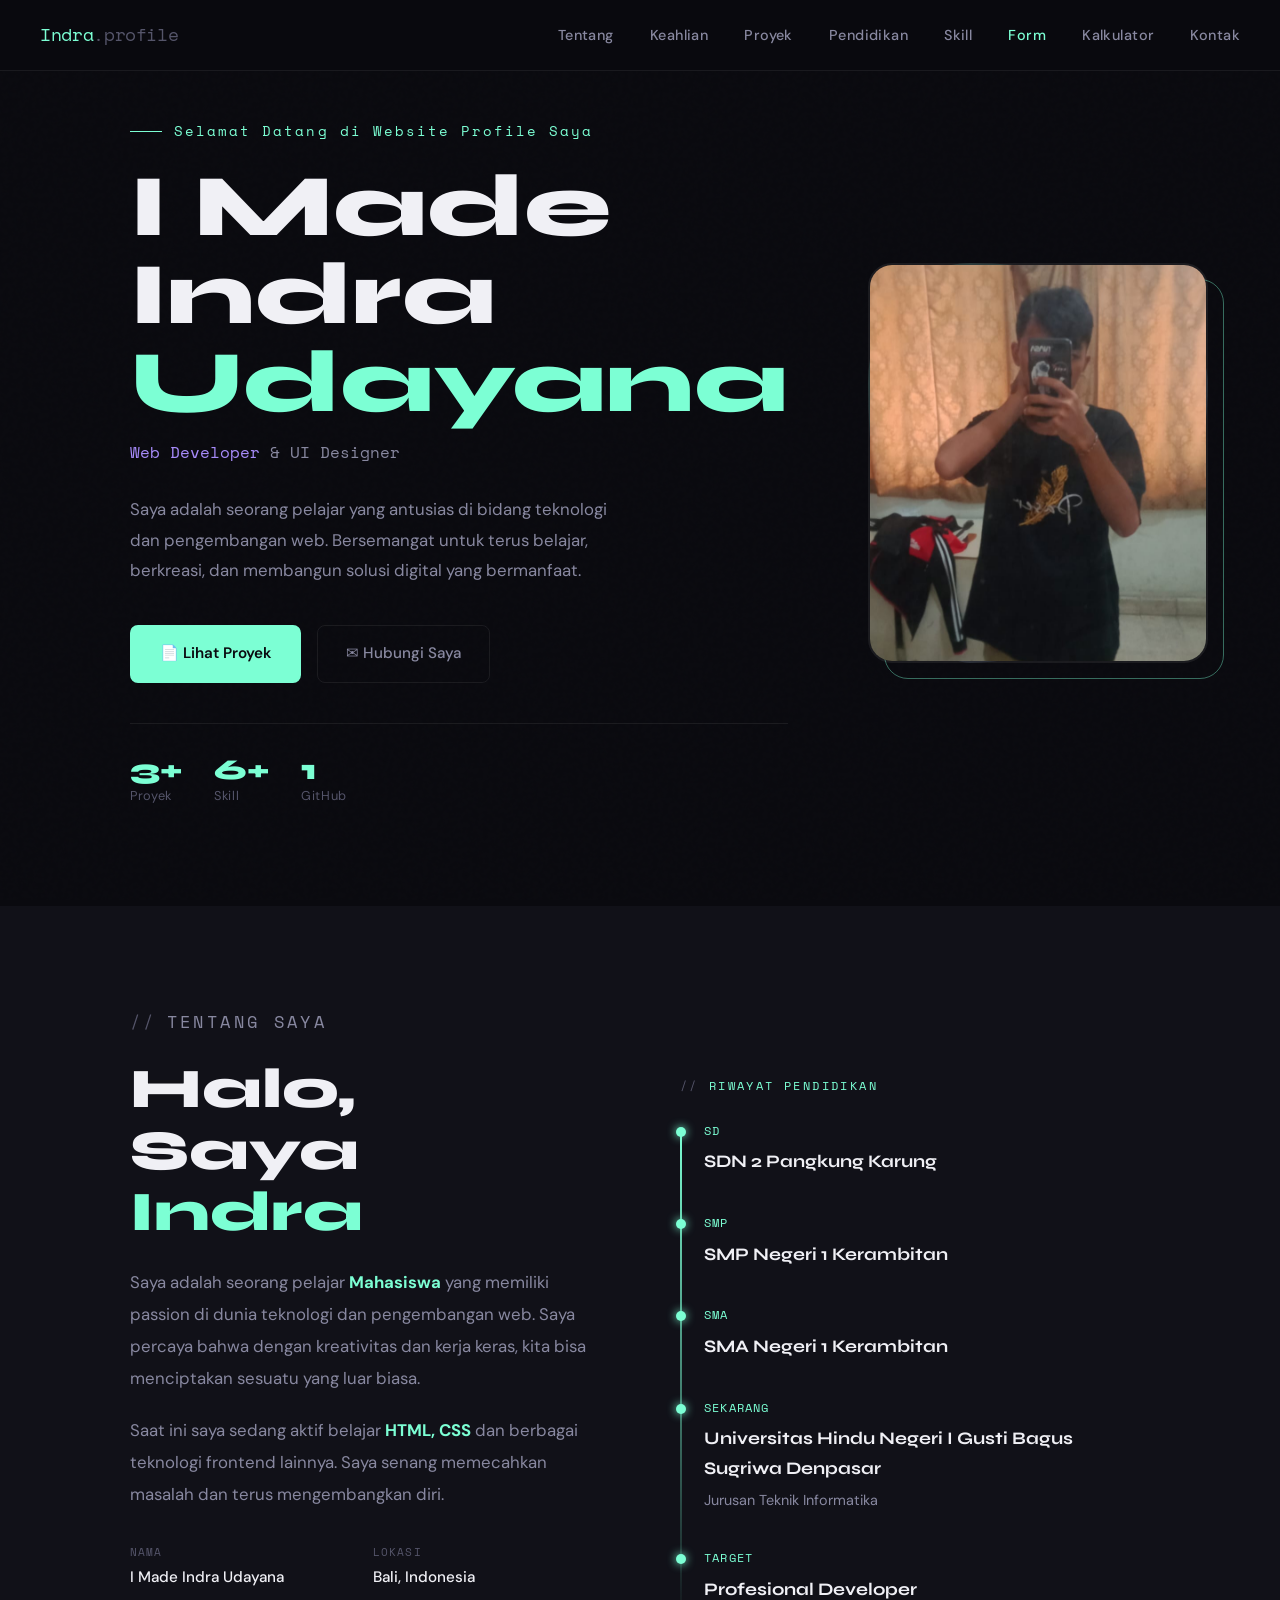
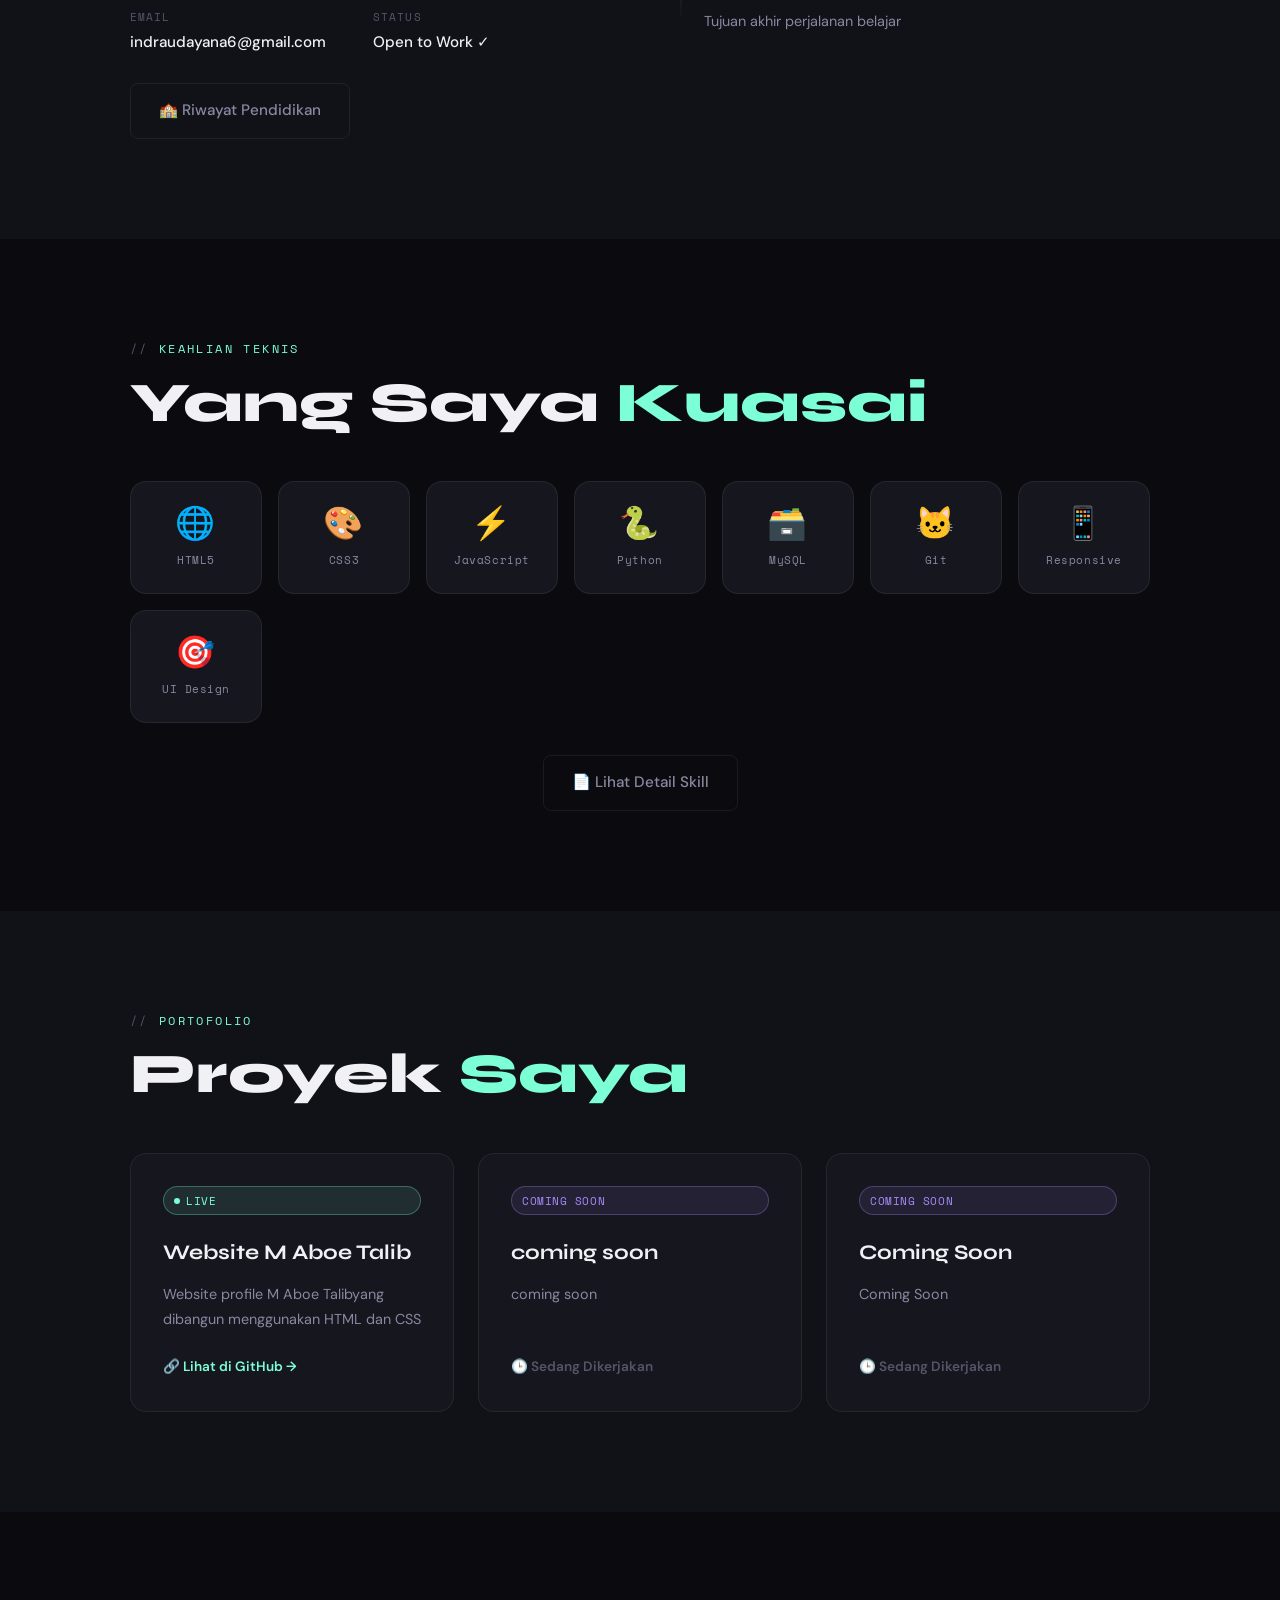
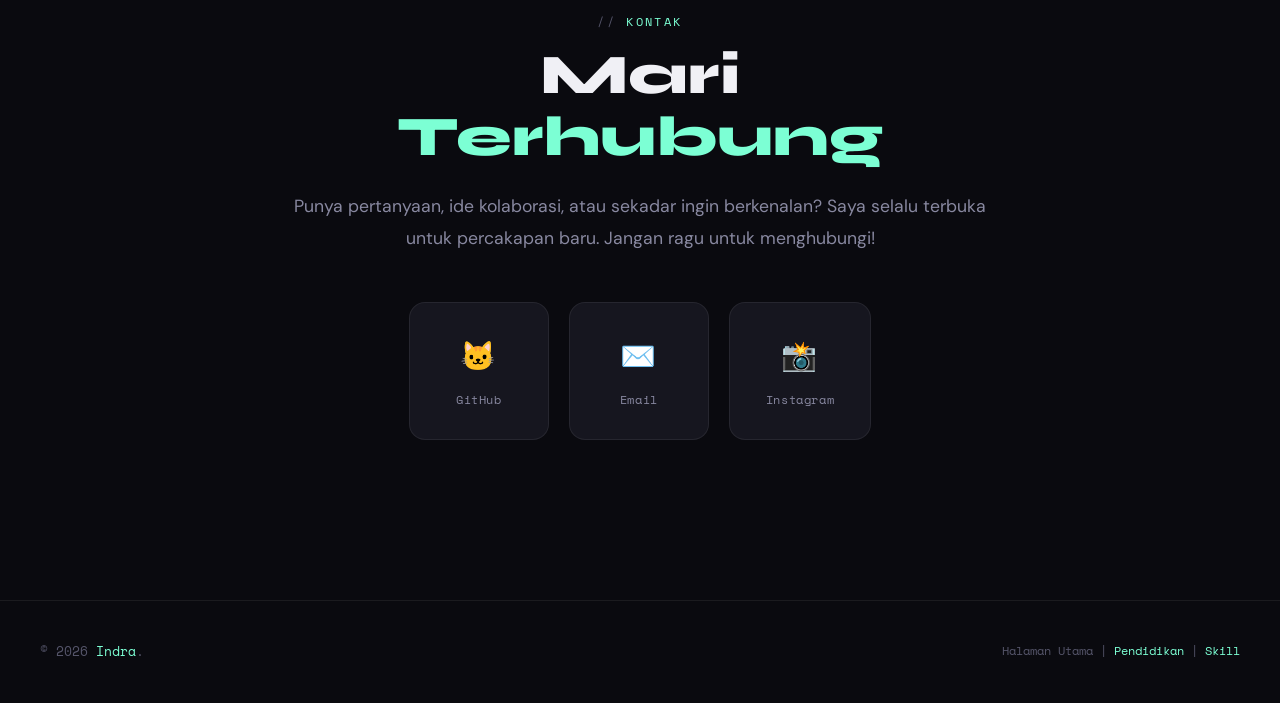
<file: index.html>
<!DOCTYPE html>
<html lang="id">
<head>
  <meta charset="UTF-8" />
  <meta name="viewport" content="width=device-width, initial-scale=1.0"/>
  <title>Profile Website — Indra</title>
  <link rel="stylesheet" href="style.css" />
</head>
<body>

<!-- Navigation -->
  <nav>
    <a href="#hero" class="nav-logo">Indra<span>.profile</span></a>
    <ul class="nav-links">
      <li><a href="#about">Tentang</a></li>
      <li><a href="#skills">Keahlian</a></li>
      <li><a href="#projects">Proyek</a></li>
      <li><a href="pendidikan.html">Pendidikan</a></li>
      <li><a href="skill.html">Skill</a></li>
      <li><a href="form.html" style="color: var(--accent);">Form</a></li>
      <li><a href="kalkulator.html">Kalkulator</a></li>
      <li><a href="#contact">Kontak</a></li>
    </ul>
  </nav>

<!-- Hero -->
  <section id="hero">

    <div class="hero-content">
      <p class="hero-greeting">Selamat Datang di Website Profile Saya</p>

      <h1 class="hero-name">
        I Made Indra 
        <span class="last-name">Udayana</span>
      </h1>

      <p class="hero-role">
        <span>Web Developer</span> &amp; UI Designer
      </p>

      <p class="hero-desc">
        Saya adalah seorang pelajar yang antusias di bidang teknologi dan
        pengembangan web. Bersemangat untuk terus belajar, berkreasi, dan
        membangun solusi digital yang bermanfaat.
      </p>

      <div class="hero-buttons">
        <a href="#projects" class="btn-primary">
          &#128196; Lihat Proyek
        </a>
        <a href="#contact" class="btn-outline">
          &#9993; Hubungi Saya
        </a>
      </div>

      <div class="hero-stats">
        <div class="stat-item">
          <span class="stat-number">3+</span>
          <span class="stat-label">Proyek</span>
        </div>
        <div class="stat-item">
          <span class="stat-number">6+</span>
          <span class="stat-label">Skill</span>
        </div>
        <div class="stat-item">
          <span class="stat-number">1</span>
          <span class="stat-label">GitHub</span>
        </div>
      </div>
    </div>

    <div class="hero-image animate-float">
      <div class="hero-image-wrapper">
        <div class="hero-image-bg"></div>
        <img src="img1.jpg" alt="Foto Profil" />
      </div>
    </div>

  </section>

<!-- About -->
  <div id="about" style="background: var(--bg-secondary);">
    <div class="about-inner">

      <div class="about-text reveal">
        <p class="section-label">Tentang Saya</p>
        <h2 class="section-title">Halo, Saya <span class="highlight">Indra</span></h2>

        <p>
          Saya adalah seorang pelajar <strong>Mahasiswa</strong>
          yang memiliki passion di dunia teknologi dan pengembangan web. Saya
          percaya bahwa dengan kreativitas dan kerja keras, kita bisa
          menciptakan sesuatu yang luar biasa.
        </p>

        <p>
          Saat ini saya sedang aktif belajar <strong>HTML, CSS</strong>
          dan berbagai teknologi frontend lainnya. Saya senang memecahkan
          masalah dan terus mengembangkan diri.
        </p>

        <div class="about-info">
          <div class="info-item">
            <span class="info-label">Nama</span>
            <span class="info-value">I Made Indra Udayana</span>
          </div>
          <div class="info-item">
            <span class="info-label">Lokasi</span>
            <span class="info-value">Bali, Indonesia</span>
          </div>
          <div class="info-item">
            <span class="info-label">Email</span>
            <span class="info-value">indraudayana6@gmail.com</span>
          </div>
          <div class="info-item">
            <span class="info-label">Status</span>
            <span class="info-value">Open to Work ✓</span>
          </div>
        </div>

        <br/>
        <a href="pendidikan.html" class="btn-outline" style="display:inline-flex; width:fit-content;">
          &#127979; Riwayat Pendidikan
        </a>
      </div>

      <div class="reveal" style="animation-delay: 0.2s;">
        <p class="section-label" style="margin-bottom: 24px;">Riwayat Pendidikan</p>

        <div class="education-timeline">
          <div class="edu-item">
            <p class="edu-year">SD</p>
            <p class="edu-school">SDN 2 Pangkung Karung</p>
          </div>
          <div class="edu-item">
            <p class="edu-year">SMP</p>
            <p class="edu-school">SMP Negeri 1 Kerambitan</p>
          </div>
          <div class="edu-item">
            <p class="edu-year">SMA</p>
            <p class="edu-school">SMA Negeri 1 Kerambitan</p>
          </div>
          <div class="edu-item">
            <p class="edu-year">SEKARANG</p>
            <p class="edu-school">Universitas Hindu Negeri I Gusti Bagus Sugriwa Denpasar</p>
            <p class="edu-detail">Jurusan Teknik Informatika</p>
          </div>
          <div class="edu-item">
            <p class="edu-year">TARGET</p>
            <p class="edu-school">Profesional Developer</p>
            <p class="edu-detail">Tujuan akhir perjalanan belajar</p>
          </div>
        </div>
      </div>

    </div>
  </div>

<!-- Skill -->
  <section id="skills">
    <div class="section-label">Keahlian Teknis</div>
    <h2 class="section-title">Yang Saya <span class="highlight">Kuasai</span></h2>

    <div class="skills-grid reveal">
      <div class="skill-chip">
        <span class="skill-icon">🌐</span>
        <span>HTML5</span>
      </div>
      <div class="skill-chip">
        <span class="skill-icon">🎨</span>
        <span>CSS3</span>
      </div>
      <div class="skill-chip">
        <span class="skill-icon">⚡</span>
        <span>JavaScript</span>
      </div>
      <div class="skill-chip">
        <span class="skill-icon">🐍</span>
        <span>Python</span>
      </div>
      <div class="skill-chip">
        <span class="skill-icon">🗃️</span>
        <span>MySQL</span>
      </div>
      <div class="skill-chip">
        <span class="skill-icon">🐱</span>
        <span>Git</span>
      </div>
      <div class="skill-chip">
        <span class="skill-icon">📱</span>
        <span>Responsive</span>
      </div>
      <div class="skill-chip">
        <span class="skill-icon">🎯</span>
        <span>UI Design</span>
      </div>
    </div>

    <div style="margin-top:32px; text-align:center;">
      <a href="skill.html" class="btn-outline">
        &#128196; Lihat Detail Skill
      </a>
    </div>
  </section>

<!-- Projects -->
  <div id="projects" style="background: var(--bg-secondary); padding: 100px 0;">
    <div class="projects-inner">

      <div class="section-label">Portofolio</div>
      <h2 class="section-title">Proyek <span class="highlight">Saya</span></h2>

      <div class="projects-grid">

        <!-- Project 1 — Live (GitHub) -->
        <div class="project-card reveal">
          <span class="project-badge badge-live">LIVE</span>
          <h3 class="project-title">Website M Aboe Talib</h3>
          <p class="project-desc">
            Website profile M Aboe Talibyang dibangun menggunakan HTML dan CSS 
          </p>
          <a href="https://indraudayana6-tech.github.io/PublishWebTalib/" target="_blank" class="project-link">
            &#128279; Lihat di GitHub &#8594;
          </a>
        </div>

        <!-- Project 2 — Coming Soon -->
        <div class="project-card coming-soon reveal" style="animation-delay:0.1s;">
          <span class="project-badge badge-soon">COMING SOON</span>
          <h3 class="project-title">coming soon</h3>
          <p class="project-desc">
            coming soon
          </p>
          <span class="project-link disabled">
            &#128338; Sedang Dikerjakan
          </span>
        </div>

        <!-- Project 3 — Coming Soon -->
        <div class="project-card coming-soon reveal" style="animation-delay:0.2s;">
          <span class="project-badge badge-soon">COMING SOON</span>
          <h3 class="project-title">Coming Soon</h3>
          <p class="project-desc">
            Coming Soon
          </p>
          <span class="project-link disabled">
            &#128338; Sedang Dikerjakan
          </span>
        </div>

      </div>
    </div>
  </div>

<!-- Contact -->
  <section id="contact">
    <div class="contact-wrapper reveal">
      <div class="section-label" style="justify-content:center;">Kontak</div>
      <h2 class="section-title">Mari <span class="highlight">Terhubung</span></h2>
      <p class="contact-desc">
        Punya pertanyaan, ide kolaborasi, atau sekadar ingin berkenalan?
        Saya selalu terbuka untuk percakapan baru. Jangan ragu untuk menghubungi!
      </p>

      <div class="contact-links">
        <a href="https://github.com/indraudayana6-tech" target="_blank" class="contact-card">
          <span class="contact-icon">🐱</span>
          <span>GitHub</span>
        </a>
        <a href="indraudayana6@gmail.com" class="contact-card">
          <span class="contact-icon">✉️</span>
          <span>Email</span>
        </a>
        <a href="https://www.instagram.com/indraudayanaa?igsh=cnZxZDBnc3VqMXpw" target="_blank" class="contact-card">
          <span class="contact-icon">📸</span>
          <span>Instagram</span>
        </a>
      </div>
    </div>
  </section>

<!-- Footer -->
  <footer>
    <p class="footer-left">
      &copy; 2026 <a href="#hero">Indra</a>. 
    </p>
    <p class="footer-right">
      Halaman Utama |
      <a href="pendidikan.html" style="color:var(--accent); text-decoration:none;">Pendidikan</a>
      | <a href="skill.html" style="color:var(--accent); text-decoration:none;">Skill</a>
    </p>
  </footer>

  <script>
    const reveals = document.querySelectorAll('.reveal');
    const observer = new IntersectionObserver((entries) => {
      entries.forEach(entry => {
        if (entry.isIntersecting) {
          entry.target.classList.add('visible');
        }
      });
    }, { threshold: 0.1 });
    reveals.forEach(el => observer.observe(el));
  </script>

</body>
</html>
</file>
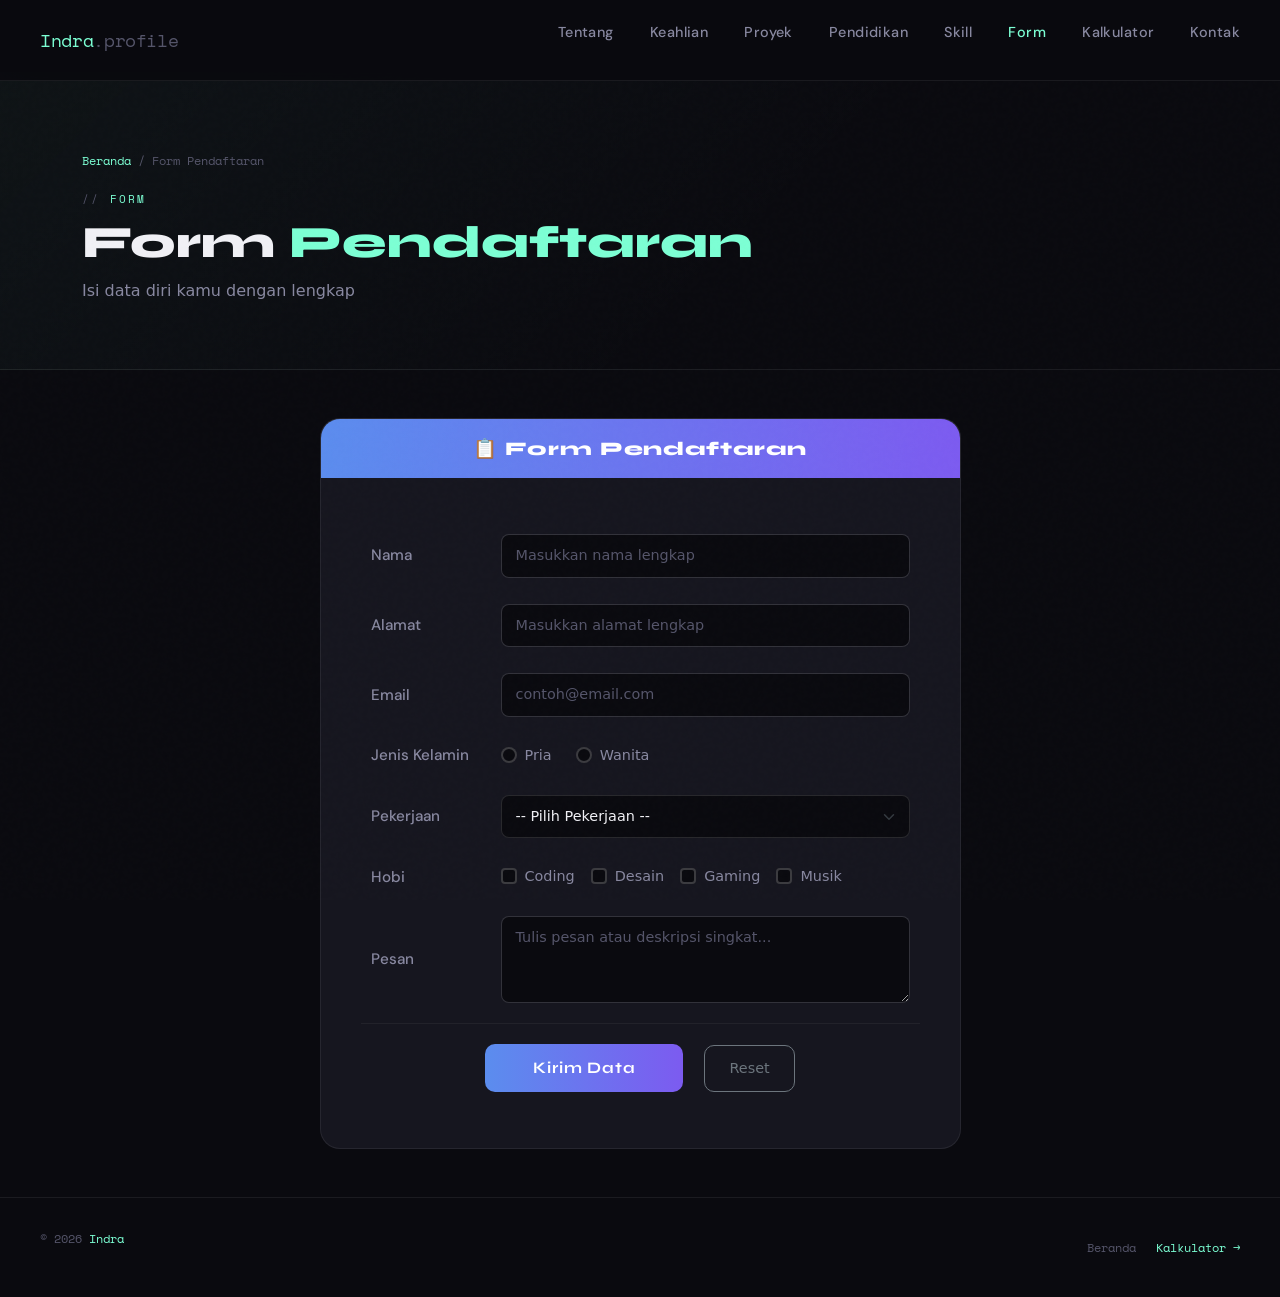
<file: form.html>
<!DOCTYPE html>
<html lang="id">
<head>
  <meta charset="UTF-8" />
  <meta name="viewport" content="width=device-width, initial-scale=1.0"/>
  <title>Form Pendaftaran — Indra</title>
  <link rel="stylesheet" href="style.css" />
  <!-- Bootstrap 5 -->
  <link href="https://cdn.jsdelivr.net/npm/bootstrap@5.3.3/dist/css/bootstrap.min.css" rel="stylesheet"/>
  <style>
    body { padding-top: 72px; background-color: #0a0a0f; color: #f0f0f5; }
    .page-hero {
      padding: 80px 0 50px;
      background: linear-gradient(135deg, rgba(124,255,212,0.04) 0%, transparent 60%);
      border-bottom: 1px solid rgba(255,255,255,0.07);
    }

    .breadcrumb-custom {
      font-family: 'Space Mono', monospace;
      font-size: 0.75rem;
      color: #55556a;
      margin-bottom: 16px;
    }
    .breadcrumb-custom a { color: #7cffd4; text-decoration: none; }

    .page-badge {
      display: inline-block;
      font-family: 'Space Mono', monospace;
      font-size: 0.7rem;
      color: #7cffd4;
      letter-spacing: 0.2em;
      text-transform: uppercase;
      margin-bottom: 10px;
    }
    .page-badge::before { content: '// '; color: #55556a; }

    .page-title {
      font-family: 'Syne', sans-serif;
      font-size: 2.8rem;
      font-weight: 800;
      color: #f0f0f5;
      line-height: 1.1;
    }

    .page-title .hl { color: #7cffd4; }

    /* === FORM CARD === */
    .form-card {
      background: #16161f;
      border: 1px solid rgba(255,255,255,0.07);
      border-radius: 20px;
      overflow: hidden;
    }

    .form-card-header {
      background: linear-gradient(90deg, #5b8dee, #7c5bf0);
      padding: 18px 28px;
      text-align: center;
    }

    .form-card-header h4 {
      font-family: 'Syne', sans-serif;
      font-weight: 800;
      font-size: 1.2rem;
      color: #fff;
      margin: 0;
      letter-spacing: 0.05em;
    }

    .form-card-body {
      padding: 36px 40px;
    }

    /* TABLE FORM LAYOUT */
    .form-table {
      width: 100%;
      border-collapse: separate;
      border-spacing: 0 14px;
    }

    .form-table td {
      padding: 6px 10px;
      vertical-align: middle;
    }

    .form-table .label-col {
      width: 130px;
      font-family: 'DM Sans', sans-serif;
      font-size: 0.95rem;
      color: #8888a0;
      font-weight: 500;
      white-space: nowrap;
    }

    /* Bootstrap override untuk dark theme */
    .form-control, .form-select {
      background-color: #0a0a0f !important;
      border: 1px solid rgba(255,255,255,0.12) !important;
      color: #f0f0f5 !important;
      border-radius: 8px !important;
      padding: 10px 14px !important;
      font-size: 0.9rem !important;
      transition: all 0.3s ease !important;
    }

    .form-control:focus, .form-select:focus {
      border-color: #7cffd4 !important;
      box-shadow: 0 0 0 3px rgba(124,255,212,0.15) !important;
      background-color: #0d0d14 !important;
    }

    .form-control::placeholder { color: #55556a !important; }

    .form-check-input {
      background-color: #0a0a0f;
      border: 2px solid rgba(255,255,255,0.2);
    }

    .form-check-input:checked {
      background-color: #7cffd4;
      border-color: #7cffd4;
    }

    .form-check-label {
      color: #8888a0;
      font-size: 0.9rem;
    }

    .form-check-input:checked + .form-check-label { color: #7cffd4; }

    /* SELECT option */
    .form-select option {
      background: #16161f;
      color: #f0f0f5;
    }

    /* Submit button */
    .btn-submit {
      background: linear-gradient(90deg, #5b8dee, #7c5bf0);
      color: #fff;
      font-family: 'Syne', sans-serif;
      font-weight: 700;
      font-size: 1rem;
      border: none;
      border-radius: 10px;
      padding: 12px 48px;
      cursor: pointer;
      transition: all 0.3s ease;
      letter-spacing: 0.05em;
    }

    .btn-submit:hover {
      opacity: 0.85;
      transform: translateY(-2px);
      box-shadow: 0 10px 30px rgba(124,91,240,0.4);
    }

    .divider-row td {
      border-top: 1px solid rgba(255,255,255,0.05);
      padding-top: 20px !important;
    }

    /* Result card */
    #result-card {
      display: none;
      background: rgba(124,255,212,0.05);
      border: 1px solid rgba(124,255,212,0.25);
      border-radius: 14px;
      padding: 24px 28px;
      margin-top: 28px;
    }

    #result-card h5 {
      font-family: 'Syne', sans-serif;
      font-weight: 700;
      color: #7cffd4;
      margin-bottom: 16px;
    }

    .result-item {
      display: flex;
      gap: 12px;
      padding: 8px 0;
      border-bottom: 1px solid rgba(255,255,255,0.05);
      font-size: 0.9rem;
    }

    .result-item:last-child { border-bottom: none; }
    .result-key { color: #55556a; font-family: 'Space Mono', monospace; font-size: 0.78rem; min-width: 120px; }
    .result-val { color: #f0f0f5; font-weight: 500; }

    /* Alert Bootstrap override */
    .alert-success {
      background: rgba(124,255,212,0.08) !important;
      border-color: rgba(124,255,212,0.3) !important;
      color: #7cffd4 !important;
      border-radius: 10px !important;
    }

    @media (max-width: 600px) {
      .form-card-body { padding: 24px 20px; }
      .form-table .label-col { width: 90px; font-size: 0.85rem; }
      .page-title { font-size: 2rem; }
    }
  </style>
</head>
<body>

  <!-- NAV -->
  <nav>
    <a href="index.html" class="nav-logo">Indra<span>.profile</span></a>
    <ul class="nav-links">
      <li><a href="index.html#about">Tentang</a></li>
      <li><a href="index.html#skills">Keahlian</a></li>
      <li><a href="index.html#projects">Proyek</a></li>
      <li><a href="pendidikan.html">Pendidikan</a></li>
      <li><a href="skill.html">Skill</a></li>
      <li><a href="form.html" style="color: var(--accent);">Form</a></li>
      <li><a href="kalkulator.html">Kalkulator</a></li>
      <li><a href="index.html#contact">Kontak</a></li>
    </ul>
  </nav>

  <!-- PAGE HERO -->
  <div class="page-hero">
    <div class="container">
      <p class="breadcrumb-custom"><a href="index.html">Beranda</a> / Form Pendaftaran</p>
      <p class="page-badge">Form </p>
      <h1 class="page-title">Form <span class="hl">Pendaftaran</span></h1>
      <p style="color:#8888a0; font-size:1rem; margin-top:12px; max-width:500px;">
        Isi data diri kamu dengan lengkap
      </p>
    </div>
  </div>

  <!-- FORM SECTION -->
  <div class="container py-5">
    <div class="row justify-content-center">
      <div class="col-lg-7">

        <div class="form-card">
          <div class="form-card-header">
            <h4>📋 Form Pendaftaran</h4>
          </div>
          <div class="form-card-body">

            <div id="alert-box" class="alert alert-success d-none" role="alert">
              ✅ Data berhasil dikirim! Terima kasih sudah mengisi form.
            </div>

            <!-- FORM dengan TABLE LAYOUT sesuai tugas -->
            <form id="regForm" novalidate>
              <table class="form-table">

                <!-- Nama -->
                <tr>
                  <td class="label-col">
                    <label for="nama">Nama</label>
                  </td>
                  <td>
                    <input type="text" class="form-control" id="nama" placeholder="Masukkan nama lengkap" required />
                    <div class="invalid-feedback">Nama wajib diisi.</div>
                  </td>
                </tr>

                <!-- Alamat -->
                <tr>
                  <td class="label-col">
                    <label for="alamat">Alamat</label>
                  </td>
                  <td>
                    <input type="text" class="form-control" id="alamat" placeholder="Masukkan alamat lengkap" required />
                    <div class="invalid-feedback">Alamat wajib diisi.</div>
                  </td>
                </tr>

                <!-- Email -->
                <tr>
                  <td class="label-col">
                    <label for="email">Email</label>
                  </td>
                  <td>
                    <input type="email" class="form-control" id="email" placeholder="contoh@email.com" required />
                    <div class="invalid-feedback">Email tidak valid.</div>
                  </td>
                </tr>

                <!-- Jenis Kelamin -->
                <tr>
                  <td class="label-col">Jenis Kelamin</td>
                  <td>
                    <div class="d-flex gap-4">
                      <div class="form-check">
                        <input class="form-check-input" type="radio" name="jk" id="pria" value="Pria" required />
                        <label class="form-check-label" for="pria">Pria</label>
                      </div>
                      <div class="form-check">
                        <input class="form-check-input" type="radio" name="jk" id="wanita" value="Wanita" />
                        <label class="form-check-label" for="wanita">Wanita</label>
                      </div>
                    </div>
                  </td>
                </tr>

                <!-- Pekerjaan -->
                <tr>
                  <td class="label-col">
                    <label for="pekerjaan">Pekerjaan</label>
                  </td>
                  <td>
                    <select class="form-select" id="pekerjaan" required>
                      <option value="" disabled selected>-- Pilih Pekerjaan --</option>
                      <option value="Pelajar">Pelajar</option>
                      <option value="Mahasiswa">Mahasiswa</option>
                      <option value="Pegawai">Pegawai</option>
                      <option value="Wiraswasta">Wiraswasta</option>
                      <option value="Lainnya">Lainnya</option>
                    </select>
                    <div class="invalid-feedback">Pilih pekerjaan.</div>
                  </td>
                </tr>

                <!-- Hobi (checkbox) -->
                <tr>
                  <td class="label-col">Hobi</td>
                  <td>
                    <div class="d-flex flex-wrap gap-3">
                      <div class="form-check">
                        <input class="form-check-input" type="checkbox" id="coding" value="Coding" />
                        <label class="form-check-label" for="coding">Coding</label>
                      </div>
                      <div class="form-check">
                        <input class="form-check-input" type="checkbox" id="desain" value="Desain" />
                        <label class="form-check-label" for="desain">Desain</label>
                      </div>
                      <div class="form-check">
                        <input class="form-check-input" type="checkbox" id="gaming" value="Gaming" />
                        <label class="form-check-label" for="gaming">Gaming</label>
                      </div>
                      <div class="form-check">
                        <input class="form-check-input" type="checkbox" id="musik" value="Musik" />
                        <label class="form-check-label" for="musik">Musik</label>
                      </div>
                    </div>
                  </td>
                </tr>

                <!-- Pesan -->
                <tr>
                  <td class="label-col">
                    <label for="pesan">Pesan</label>
                  </td>
                  <td>
                    <textarea class="form-control" id="pesan" rows="3" placeholder="Tulis pesan atau deskripsi singkat..."></textarea>
                  </td>
                </tr>

                <!-- Tombol -->
                <tr class="divider-row">
                  <td colspan="2" style="text-align:center; padding-top:24px;">
                    <button type="submit" class="btn-submit">Kirim Data</button>
                    <button type="reset" onclick="resetForm()" class="btn btn-outline-secondary ms-3" style="border-radius:10px; padding:12px 24px; font-size:0.9rem;">Reset</button>
                  </td>
                </tr>

              </table>
            </form>

            <!-- RESULT CARD -->
            <div id="result-card">
              <h5>📊 Data yang Dikirim:</h5>
              <div id="result-content"></div>
            </div>

          </div>
        </div>

      </div>
    </div>
  </div>

  <!-- FOOTER -->
  <footer style="border-top:1px solid rgba(255,255,255,0.07); padding:32px 40px; display:flex; justify-content:space-between; align-items:center; background:#0a0a0f;">
    <p style="font-family:'Space Mono',monospace; font-size:0.78rem; color:#55556a;">&copy; 2026 <a href="index.html" style="color:#7cffd4; text-decoration:none;">Indra</p>
    <div style="display:flex; gap:20px;">
      <a href="index.html" style="font-family:'Space Mono',monospace; font-size:0.72rem; color:#55556a; text-decoration:none;">Beranda</a>
      <a href="kalkulator.html" style="font-family:'Space Mono',monospace; font-size:0.72rem; color:#7cffd4; text-decoration:none;">Kalkulator →</a>
    </div>
  </footer>

  <script src="https://cdn.jsdelivr.net/npm/bootstrap@5.3.3/dist/js/bootstrap.bundle.min.js"></script>
  <script>
    document.getElementById('regForm').addEventListener('submit', function(e) {
      e.preventDefault();

      // Validasi Bootstrap
      if (!this.checkValidity()) {
        this.classList.add('was-validated');
        return;
      }

      // Ambil nilai
      const nama      = document.getElementById('nama').value;
      const alamat    = document.getElementById('alamat').value;
      const email     = document.getElementById('email').value;
      const pekerjaan = document.getElementById('pekerjaan').value;
      const pesan     = document.getElementById('pesan').value;

      const jkEl = document.querySelector('input[name="jk"]:checked');
      const jk   = jkEl ? jkEl.value : 'Tidak dipilih';

      const hobiChecked = document.querySelectorAll('input[type="checkbox"]:checked');
      const hobi = hobiChecked.length > 0
        ? Array.from(hobiChecked).map(c => c.value).join(', ')
        : 'Tidak dipilih';

      // Tampilkan hasil
      const fields = [
        { key: 'Nama',         val: nama },
        { key: 'Alamat',       val: alamat },
        { key: 'Email',        val: email },
        { key: 'Jenis Kelamin',val: jk },
        { key: 'Pekerjaan',    val: pekerjaan },
        { key: 'Hobi',         val: hobi },
        { key: 'Pesan',        val: pesan || '-' },
      ];

      const html = fields.map(f =>
        `<div class="result-item">
          <span class="result-key">${f.key}</span>
          <span class="result-val">${f.val}</span>
        </div>`
      ).join('');

      document.getElementById('result-content').innerHTML = html;
      document.getElementById('result-card').style.display = 'block';
      document.getElementById('alert-box').classList.remove('d-none');

      // Scroll ke result
      document.getElementById('result-card').scrollIntoView({ behavior: 'smooth', block: 'center' });
    });

    function resetForm() {
      document.getElementById('regForm').classList.remove('was-validated');
      document.getElementById('result-card').style.display = 'none';
      document.getElementById('alert-box').classList.add('d-none');
    }
  </script>
</body>
</html>
</file>
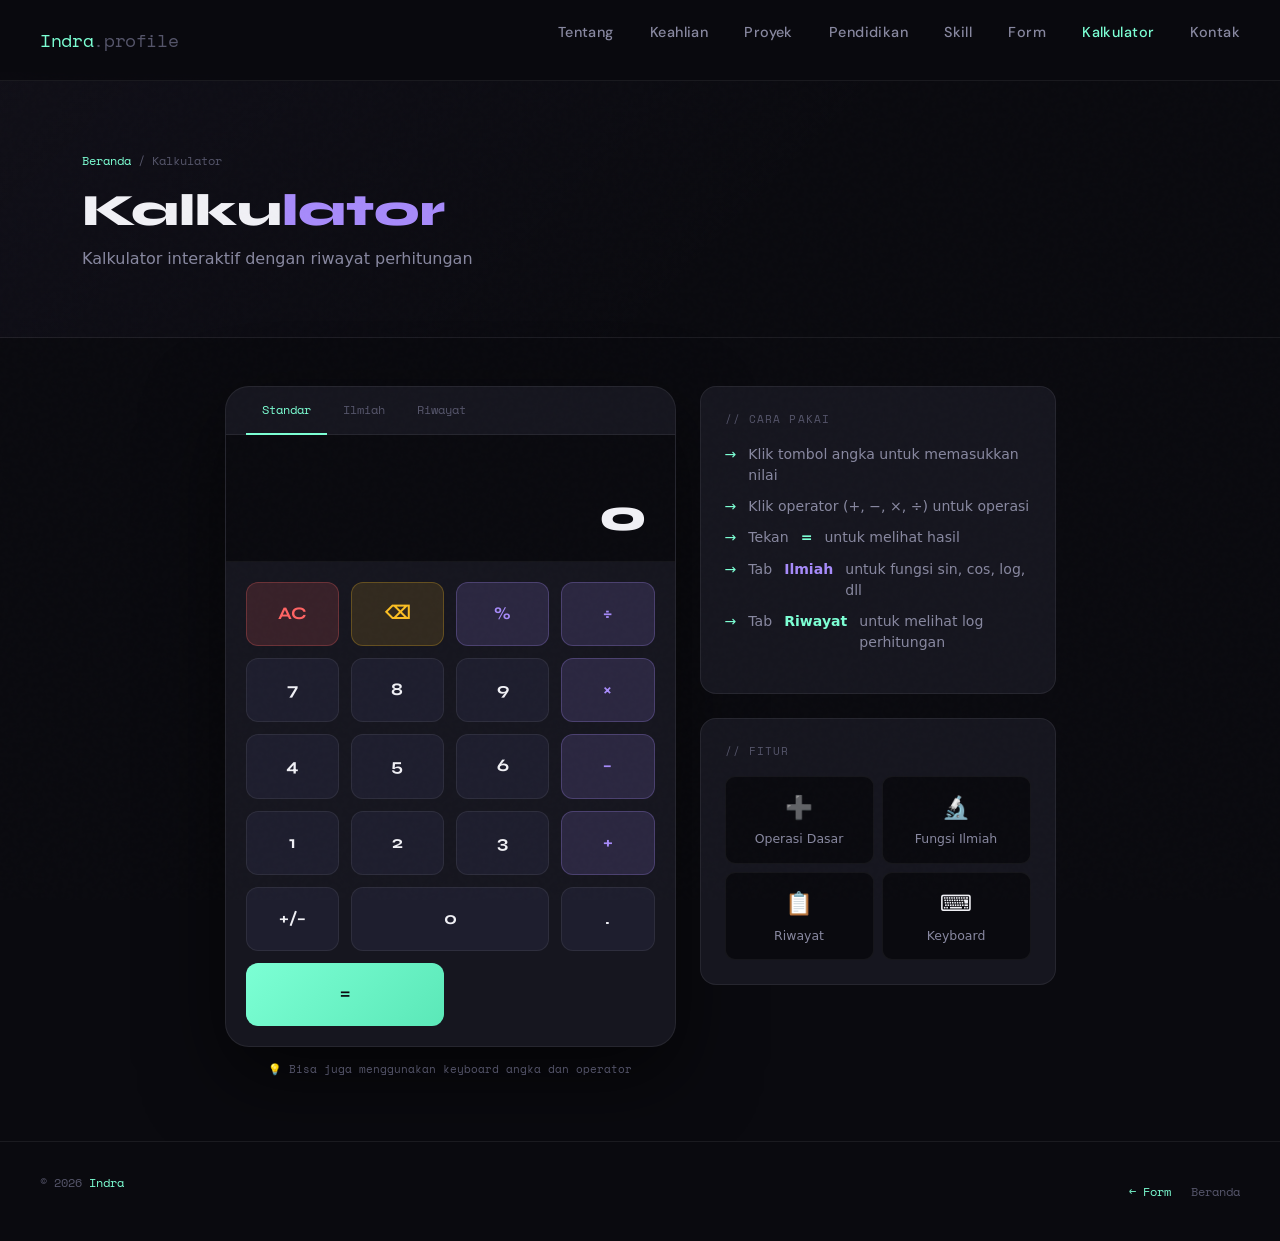
<file: kalkulator.html>
<!DOCTYPE html>
<html lang="id">
<head>
  <meta charset="UTF-8" />
  <meta name="viewport" content="width=device-width, initial-scale=1.0"/>
  <title>Kalkulator — Indra</title>
  <link rel="stylesheet" href="style.css" />
  <!-- Bootstrap 5 -->
  <link href="https://cdn.jsdelivr.net/npm/bootstrap@5.3.3/dist/css/bootstrap.min.css" rel="stylesheet"/>
  <style>
    body { padding-top: 72px; background-color: #0a0a0f; color: #f0f0f5; }

    .page-hero {
      padding: 80px 0 50px;
      background: linear-gradient(135deg, rgba(167,139,250,0.04) 0%, transparent 60%);
      border-bottom: 1px solid rgba(255,255,255,0.07);
    }

    .breadcrumb-custom {
      font-family: 'Space Mono', monospace;
      font-size: 0.75rem;
      color: #55556a;
      margin-bottom: 16px;
    }
    .breadcrumb-custom a { color: #7cffd4; text-decoration: none; }

    .page-badge {
      display: inline-block;
      font-family: 'Space Mono', monospace;
      font-size: 0.7rem;
      color: #a78bfa;
      letter-spacing: 0.2em;
      text-transform: uppercase;
      margin-bottom: 10px;
    }
    .page-badge::before { content: '// '; color: #55556a; }

    .page-title {
      font-family: 'Syne', sans-serif;
      font-size: 2.8rem;
      font-weight: 800;
      color: #f0f0f5;
      line-height: 1.1;
    }
    .page-title .hl { color: #a78bfa; }

    /* === KALKULATOR UTAMA === */
    .calc-wrapper {
      background: #16161f;
      border: 1px solid rgba(255,255,255,0.07);
      border-radius: 24px;
      overflow: hidden;
      box-shadow: 0 30px 80px rgba(0,0,0,0.6);
    }

    /* DISPLAY */
    .calc-display {
      background: #0a0a0f;
      padding: 28px 28px 20px;
      border-bottom: 1px solid rgba(255,255,255,0.05);
    }

    .calc-history {
      font-family: 'Space Mono', monospace;
      font-size: 0.78rem;
      color: #55556a;
      text-align: right;
      min-height: 20px;
      margin-bottom: 8px;
      word-break: break-all;
    }

    .calc-screen {
      font-family: 'Syne', sans-serif;
      font-size: 2.8rem;
      font-weight: 800;
      color: #f0f0f5;
      text-align: right;
      word-break: break-all;
      line-height: 1.1;
    }

    .calc-screen.small { font-size: 1.8rem; }

    /* BUTTONS GRID */
    .calc-buttons {
      padding: 20px;
      display: grid;
      grid-template-columns: repeat(4, 1fr);
      gap: 12px;
    }

    .calc-btn {
      padding: 18px 10px;
      font-family: 'Syne', sans-serif;
      font-size: 1.1rem;
      font-weight: 700;
      border: none;
      border-radius: 12px;
      cursor: pointer;
      transition: all 0.15s ease;
      outline: none;
    }

    .calc-btn:active { transform: scale(0.93); }

    /* Tipe tombol */
    .btn-num {
      background: #1e1e2e;
      color: #f0f0f5;
      border: 1px solid rgba(255,255,255,0.07);
    }
    .btn-num:hover { background: #262636; border-color: rgba(255,255,255,0.15); }

    .btn-op {
      background: rgba(167,139,250,0.15);
      color: #a78bfa;
      border: 1px solid rgba(167,139,250,0.25);
    }
    .btn-op:hover { background: rgba(167,139,250,0.25); }

    .btn-eq {
      background: linear-gradient(135deg, #7cffd4, #5be8b8);
      color: #0a0a0f;
      border: none;
      grid-column: span 2;
    }
    .btn-eq:hover { opacity: 0.85; box-shadow: 0 6px 20px rgba(124,255,212,0.3); }

    .btn-clear {
      background: rgba(255,100,100,0.15);
      color: #ff6464;
      border: 1px solid rgba(255,100,100,0.25);
    }
    .btn-clear:hover { background: rgba(255,100,100,0.25); }

    .btn-del {
      background: rgba(251,191,36,0.12);
      color: #fbbf24;
      border: 1px solid rgba(251,191,36,0.25);
    }
    .btn-del:hover { background: rgba(251,191,36,0.22); }

    .btn-zero { grid-column: span 2; }

    /* === KALKULATOR ILMIAH (tab kedua) === */
    .calc-sci-buttons {
      padding: 0 20px 20px;
      display: grid;
      grid-template-columns: repeat(4, 1fr);
      gap: 10px;
    }

    .btn-sci {
      padding: 12px 6px;
      font-family: 'Space Mono', monospace;
      font-size: 0.7rem;
      border: none;
      border-radius: 10px;
      cursor: pointer;
      transition: all 0.15s ease;
      background: rgba(124,255,212,0.08);
      color: #7cffd4;
      border: 1px solid rgba(124,255,212,0.15);
    }

    .btn-sci:hover { background: rgba(124,255,212,0.18); }
    .btn-sci:active { transform: scale(0.92); }

    /* TABS Bootstrap override */
    .nav-tabs { border-bottom: 1px solid rgba(255,255,255,0.07) !important; padding: 0 20px; }
    .nav-tabs .nav-link {
      color: #55556a !important;
      font-family: 'Space Mono', monospace !important;
      font-size: 0.75rem !important;
      border: none !important;
      padding: 14px 16px !important;
      border-bottom: 2px solid transparent !important;
      border-radius: 0 !important;
    }
    .nav-tabs .nav-link.active {
      color: #7cffd4 !important;
      background: transparent !important;
      border-bottom-color: #7cffd4 !important;
    }
    .nav-tabs .nav-link:hover { color: #f0f0f5 !important; }

    /* Riwayat */
    .history-list {
      max-height: 200px;
      overflow-y: auto;
      display: flex;
      flex-direction: column;
      gap: 6px;
    }

    .history-item {
      display: flex;
      justify-content: space-between;
      align-items: center;
      padding: 10px 14px;
      background: #0a0a0f;
      border: 1px solid rgba(255,255,255,0.05);
      border-radius: 8px;
      font-family: 'Space Mono', monospace;
      font-size: 0.78rem;
      cursor: pointer;
      transition: all 0.2s ease;
    }

    .history-item:hover { border-color: #7cffd4; }
    .history-item .h-expr { color: #8888a0; }
    .history-item .h-result { color: #7cffd4; font-weight: 700; }

    .empty-history {
      text-align: center;
      padding: 24px;
      font-family: 'Space Mono', monospace;
      font-size: 0.75rem;
      color: #55556a;
    }

    @media (max-width: 480px) {
      .calc-screen { font-size: 2rem; }
      .calc-btn { padding: 15px 6px; font-size: 1rem; }
      .page-title { font-size: 2rem; }
    }
  </style>
</head>
<body>


  <nav>
    <a href="index.html" class="nav-logo">Indra<span>.profile</span></a>
    <ul class="nav-links">
      <li><a href="index.html#about">Tentang</a></li>
      <li><a href="index.html#skills">Keahlian</a></li>
      <li><a href="index.html#projects">Proyek</a></li>
      <li><a href="pendidikan.html">Pendidikan</a></li>
      <li><a href="skill.html">Skill</a></li>
      <li><a href="form.html">Form</a></li>
      <li><a href="kalkulator.html" style="color: var(--accent);">Kalkulator</a></li>
      <li><a href="index.html#contact">Kontak</a></li>
    </ul>
  </nav>

  <!-- PAGE HERO -->
  <div class="page-hero">
    <div class="container">
      <p class="breadcrumb-custom"><a href="index.html">Beranda</a> / Kalkulator</p>
      <h1 class="page-title">Kalku<span class="hl">lator</span></h1>
      <p style="color:#8888a0; font-size:1rem; margin-top:12px; max-width:500px;">
        Kalkulator interaktif dengan riwayat perhitungan
      </p>
    </div>
  </div>

  <!-- KALKULATOR -->
  <div class="container py-5">
    <div class="row justify-content-center g-4">

      <!-- KALKULATOR CARD -->
      <div class="col-lg-5 col-md-7">
        <div class="calc-wrapper">

          <!-- TABS -->
          <ul class="nav nav-tabs" id="calcTabs">
            <li class="nav-item">
              <button class="nav-link active" data-bs-toggle="tab" data-bs-target="#tabStandard">Standar</button>
            </li>
            <li class="nav-item">
              <button class="nav-link" data-bs-toggle="tab" data-bs-target="#tabSci">Ilmiah</button>
            </li>
            <li class="nav-item">
              <button class="nav-link" data-bs-toggle="tab" data-bs-target="#tabHistory">Riwayat</button>
            </li>
          </ul>

          <div class="tab-content">

            <!-- TAB 1: STANDAR -->
            <div class="tab-pane fade show active" id="tabStandard">
              <!-- Display -->
              <div class="calc-display">
                <div class="calc-history" id="calcHistory"></div>
                <div class="calc-screen" id="calcScreen">0</div>
              </div>

              <!-- Buttons -->
              <div class="calc-buttons">
                <button class="calc-btn btn-clear" onclick="clearAll()">AC</button>
                <button class="calc-btn btn-del"   onclick="deleteLast()">⌫</button>
                <button class="calc-btn btn-op"    onclick="inputOp('%')">%</button>
                <button class="calc-btn btn-op"    onclick="inputOp('/')">÷</button>

                <button class="calc-btn btn-num" onclick="inputNum('7')">7</button>
                <button class="calc-btn btn-num" onclick="inputNum('8')">8</button>
                <button class="calc-btn btn-num" onclick="inputNum('9')">9</button>
                <button class="calc-btn btn-op"  onclick="inputOp('*')">×</button>

                <button class="calc-btn btn-num" onclick="inputNum('4')">4</button>
                <button class="calc-btn btn-num" onclick="inputNum('5')">5</button>
                <button class="calc-btn btn-num" onclick="inputNum('6')">6</button>
                <button class="calc-btn btn-op"  onclick="inputOp('-')">−</button>

                <button class="calc-btn btn-num" onclick="inputNum('1')">1</button>
                <button class="calc-btn btn-num" onclick="inputNum('2')">2</button>
                <button class="calc-btn btn-num" onclick="inputNum('3')">3</button>
                <button class="calc-btn btn-op"  onclick="inputOp('+')">+</button>

                <button class="calc-btn btn-num" onclick="toggleSign()">+/−</button>
                <button class="calc-btn btn-num btn-zero" onclick="inputNum('0')">0</button>
                <button class="calc-btn btn-num" onclick="inputDot()">.</button>
                <button class="calc-btn btn-eq"  onclick="calculate()">=</button>
              </div>
            </div>

            <!-- TAB 2: ILMIAH -->
            <div class="tab-pane fade" id="tabSci">
              <div class="calc-display">
                <div class="calc-history" id="calcHistorySci"></div>
                <div class="calc-screen" id="calcScreenSci">0</div>
              </div>
              <div class="calc-sci-buttons">
                <button class="calc-btn btn-sci" onclick="sciCalc('sin')">sin</button>
                <button class="calc-btn btn-sci" onclick="sciCalc('cos')">cos</button>
                <button class="calc-btn btn-sci" onclick="sciCalc('tan')">tan</button>
                <button class="calc-btn btn-sci" onclick="sciCalc('log')">log</button>
                <button class="calc-btn btn-sci" onclick="sciCalc('sqrt')">√</button>
                <button class="calc-btn btn-sci" onclick="sciCalc('sq')">x²</button>
                <button class="calc-btn btn-sci" onclick="sciCalc('inv')">1/x</button>
                <button class="calc-btn btn-sci" onclick="sciCalc('pi')">π</button>
                <button class="calc-btn btn-clear btn-sci" onclick="clearSci()">AC</button>
                <button class="calc-btn btn-del btn-sci" onclick="deleteLastSci()">⌫</button>
                <button class="calc-btn btn-sci" onclick="inputOpSci('%')">%</button>
                <button class="calc-btn btn-op btn-sci" onclick="inputOpSci('/')">÷</button>
                <button class="calc-btn btn-num btn-sci" onclick="inputNumSci('7')">7</button>
                <button class="calc-btn btn-num btn-sci" onclick="inputNumSci('8')">8</button>
                <button class="calc-btn btn-num btn-sci" onclick="inputNumSci('9')">9</button>
                <button class="calc-btn btn-op btn-sci"  onclick="inputOpSci('*')">×</button>
                <button class="calc-btn btn-num btn-sci" onclick="inputNumSci('4')">4</button>
                <button class="calc-btn btn-num btn-sci" onclick="inputNumSci('5')">5</button>
                <button class="calc-btn btn-num btn-sci" onclick="inputNumSci('6')">6</button>
                <button class="calc-btn btn-op btn-sci"  onclick="inputOpSci('-')">−</button>
                <button class="calc-btn btn-num btn-sci" onclick="inputNumSci('1')">1</button>
                <button class="calc-btn btn-num btn-sci" onclick="inputNumSci('2')">2</button>
                <button class="calc-btn btn-num btn-sci" onclick="inputNumSci('3')">3</button>
                <button class="calc-btn btn-op btn-sci"  onclick="inputOpSci('+')">+</button>
                <button class="calc-btn btn-num btn-sci" onclick="inputNumSci('0')" style="grid-column:span 2;">0</button>
                <button class="calc-btn btn-num btn-sci" onclick="inputDotSci()">.</button>
                <button class="calc-btn btn-eq btn-sci"  onclick="calculateSci()">=</button>
              </div>
            </div>

            <!-- TAB 3: RIWAYAT -->
            <div class="tab-pane fade" id="tabHistory">
              <div style="padding: 20px;">
                <div style="display:flex; justify-content:space-between; align-items:center; margin-bottom:16px;">
                  <p style="font-family:'Space Mono',monospace; font-size:0.75rem; color:#55556a; margin:0; letter-spacing:0.1em; text-transform:uppercase;">Riwayat Perhitungan</p>
                  <button onclick="clearHistory()" style="font-family:'Space Mono',monospace; font-size:0.65rem; color:#ff6464; background:rgba(255,100,100,0.1); border:1px solid rgba(255,100,100,0.2); border-radius:6px; padding:4px 12px; cursor:pointer;">Hapus</button>
                </div>
                <div class="history-list" id="historyList">
                  <div class="empty-history">Belum ada riwayat perhitungan</div>
                </div>
              </div>
            </div>

          </div>
        </div>

        <!-- Keyboard hint -->
        <p style="text-align:center; font-family:'Space Mono',monospace; font-size:0.68rem; color:#55556a; margin-top:14px;">
          💡 Bisa juga menggunakan keyboard angka dan operator
        </p>
      </div>

      <!-- INFO PANEL -->
      <div class="col-lg-4 col-md-7">

        <!-- Cara pakai -->
        <div class="mb-4 p-4" style="background:#16161f; border:1px solid rgba(255,255,255,0.07); border-radius:16px;">
          <p style="font-family:'Space Mono',monospace; font-size:0.7rem; color:#55556a; letter-spacing:0.1em; text-transform:uppercase; margin-bottom:16px;">// Cara Pakai</p>
          <ul style="list-style:none; padding:0; display:flex; flex-direction:column; gap:10px;">
            <li style="display:flex; gap:12px; font-size:0.88rem; color:#8888a0;">
              <span style="color:#7cffd4; flex-shrink:0;">→</span> Klik tombol angka untuk memasukkan nilai
            </li>
            <li style="display:flex; gap:12px; font-size:0.88rem; color:#8888a0;">
              <span style="color:#7cffd4; flex-shrink:0;">→</span> Klik operator (+, −, ×, ÷) untuk operasi
            </li>
            <li style="display:flex; gap:12px; font-size:0.88rem; color:#8888a0;">
              <span style="color:#7cffd4; flex-shrink:0;">→</span> Tekan <strong style="color:#7cffd4;">=</strong> untuk melihat hasil
            </li>
            <li style="display:flex; gap:12px; font-size:0.88rem; color:#8888a0;">
              <span style="color:#7cffd4; flex-shrink:0;">→</span> Tab <strong style="color:#a78bfa;">Ilmiah</strong> untuk fungsi sin, cos, log, dll
            </li>
            <li style="display:flex; gap:12px; font-size:0.88rem; color:#8888a0;">
              <span style="color:#7cffd4; flex-shrink:0;">→</span> Tab <strong style="color:#7cffd4;">Riwayat</strong> untuk melihat log perhitungan
            </li>
          </ul>
        </div>

        <!-- Fitur -->
        <div class="p-4" style="background:#16161f; border:1px solid rgba(255,255,255,0.07); border-radius:16px;">
          <p style="font-family:'Space Mono',monospace; font-size:0.7rem; color:#55556a; letter-spacing:0.1em; text-transform:uppercase; margin-bottom:16px;">// Fitur</p>
          <div class="row g-2">
            <div class="col-6">
              <div style="padding:14px; background:#0a0a0f; border:1px solid rgba(255,255,255,0.05); border-radius:10px; text-align:center;">
                <div style="font-size:1.4rem; margin-bottom:6px;">➕</div>
                <p style="font-size:0.78rem; color:#8888a0; margin:0;">Operasi Dasar</p>
              </div>
            </div>
            <div class="col-6">
              <div style="padding:14px; background:#0a0a0f; border:1px solid rgba(255,255,255,0.05); border-radius:10px; text-align:center;">
                <div style="font-size:1.4rem; margin-bottom:6px;">🔬</div>
                <p style="font-size:0.78rem; color:#8888a0; margin:0;">Fungsi Ilmiah</p>
              </div>
            </div>
            <div class="col-6">
              <div style="padding:14px; background:#0a0a0f; border:1px solid rgba(255,255,255,0.05); border-radius:10px; text-align:center;">
                <div style="font-size:1.4rem; margin-bottom:6px;">📋</div>
                <p style="font-size:0.78rem; color:#8888a0; margin:0;">Riwayat</p>
              </div>
            </div>
            <div class="col-6">
              <div style="padding:14px; background:#0a0a0f; border:1px solid rgba(255,255,255,0.05); border-radius:10px; text-align:center;">
                <div style="font-size:1.4rem; margin-bottom:6px;">⌨️</div>
                <p style="font-size:0.78rem; color:#8888a0; margin:0;">Keyboard</p>
              </div>
            </div>
          </div>
        </div>

      </div>
    </div>
  </div>

  <!-- FOOTER -->
  <footer style="border-top:1px solid rgba(255,255,255,0.07); padding:32px 40px; display:flex; justify-content:space-between; align-items:center; background:#0a0a0f;">
    <p style="font-family:'Space Mono',monospace; font-size:0.78rem; color:#55556a;">&copy; 2026 <a href="index.html" style="color:#7cffd4; text-decoration:none;">Indra</p>
    <div style="display:flex; gap:20px;">
      <a href="form.html"  style="font-family:'Space Mono',monospace; font-size:0.72rem; color:#7cffd4; text-decoration:none;">← Form</a>
      <a href="index.html" style="font-family:'Space Mono',monospace; font-size:0.72rem; color:#55556a; text-decoration:none;">Beranda</a>
    </div>
  </footer>

  <script src="https://cdn.jsdelivr.net/npm/bootstrap@5.3.3/dist/js/bootstrap.bundle.min.js"></script>
  <script>
    /* ===========================
       KALKULATOR STANDAR
       =========================== */
    let display    = '0';
    let expression = '';
    let justCalc   = false;
    let calcHistoryArr = [];

    function updateScreen() {
      const el = document.getElementById('calcScreen');
      el.textContent = display;
      el.className = 'calc-screen' + (display.length > 10 ? ' small' : '');
    }

    function updateHistoryDisplay() {
      document.getElementById('calcHistory').textContent = expression;
    }

    function inputNum(n) {
      if (justCalc) { display = n; expression = ''; justCalc = false; }
      else display = display === '0' ? n : display + n;
      updateScreen();
    }

    function inputOp(op) {
      justCalc = false;
      expression = display + ' ' + (op === '*' ? '×' : op === '/' ? '÷' : op) + ' ';
      display = '0';
      updateHistoryDisplay();
    }

    function inputDot() {
      if (!display.includes('.')) display += '.';
      updateScreen();
    }

    function toggleSign() {
      display = display.startsWith('-') ? display.slice(1) : '-' + display;
      updateScreen();
    }

    function clearAll() {
      display = '0'; expression = ''; justCalc = false;
      updateScreen(); updateHistoryDisplay();
    }

    function deleteLast() {
      display = display.length > 1 ? display.slice(0, -1) : '0';
      updateScreen();
    }

    function calculate() {
      if (!expression) return;
      const expr = expression.replace('×','*').replace('÷','/');
      const num2 = parseFloat(display);
      const fullExpr = expr + num2;
      try {
        let result = eval(fullExpr);
        if (!isFinite(result)) { display = 'Error'; }
        else {
          result = parseFloat(result.toFixed(10));
          const histEntry = { expr: expression + display, result: String(result) };
          calcHistoryArr.unshift(histEntry);
          renderHistory();
          expression = '';
          display = String(result);
        }
      } catch { display = 'Error'; }
      justCalc = true;
      updateScreen();
      updateHistoryDisplay();
    }

    function renderHistory() {
      const list = document.getElementById('historyList');
      if (calcHistoryArr.length === 0) {
        list.innerHTML = '<div class="empty-history">Belum ada riwayat perhitungan</div>';
        return;
      }
      list.innerHTML = calcHistoryArr.map((h, i) =>
        `<div class="history-item" onclick="useHistory(${i})">
          <span class="h-expr">${h.expr}</span>
          <span class="h-result">= ${h.result}</span>
        </div>`
      ).join('');
    }

    function useHistory(i) {
      display = calcHistoryArr[i].result;
      updateScreen();
      // Switch to standard tab
      document.querySelector('[data-bs-target="#tabStandard"]').click();
    }

    function clearHistory() {
      calcHistoryArr = [];
      renderHistory();
    }

    /* ===========================
       KALKULATOR ILMIAH
       =========================== */
    let displaySci    = '0';
    let expressionSci = '';
    let justCalcSci   = false;

    function updateSci() {
      const el = document.getElementById('calcScreenSci');
      el.textContent = displaySci;
      el.className   = 'calc-screen' + (displaySci.length > 10 ? ' small' : '');
      document.getElementById('calcHistorySci').textContent = expressionSci;
    }

    function inputNumSci(n) {
      if (justCalcSci) { displaySci = n; expressionSci = ''; justCalcSci = false; }
      else displaySci = displaySci === '0' ? n : displaySci + n;
      updateSci();
    }

    function inputOpSci(op) {
      justCalcSci = false;
      expressionSci = displaySci + ' ' + (op === '*' ? '×' : op === '/' ? '÷' : op) + ' ';
      displaySci = '0';
      updateSci();
    }

    function inputDotSci() {
      if (!displaySci.includes('.')) displaySci += '.';
      updateSci();
    }

    function clearSci()    { displaySci = '0'; expressionSci = ''; justCalcSci = false; updateSci(); }
    function deleteLastSci() { displaySci = displaySci.length > 1 ? displaySci.slice(0,-1) : '0'; updateSci(); }

    function sciCalc(fn) {
      const n = parseFloat(displaySci);
      let result;
      switch(fn) {
        case 'sin':  result = Math.sin(n * Math.PI / 180); expressionSci = `sin(${n}°)`; break;
        case 'cos':  result = Math.cos(n * Math.PI / 180); expressionSci = `cos(${n}°)`; break;
        case 'tan':  result = Math.tan(n * Math.PI / 180); expressionSci = `tan(${n}°)`; break;
        case 'log':  result = Math.log10(n);               expressionSci = `log(${n})`;  break;
        case 'sqrt': result = Math.sqrt(n);                expressionSci = `√(${n})`;    break;
        case 'sq':   result = n * n;                       expressionSci = `${n}²`;      break;
        case 'inv':  result = 1 / n;                       expressionSci = `1/${n}`;     break;
        case 'pi':   result = Math.PI;                     expressionSci = 'π';           break;
      }
      result = parseFloat(result.toFixed(10));
      displaySci = String(result);
      justCalcSci = true;
      updateSci();
    }

    function calculateSci() {
      if (!expressionSci) return;
      const expr = expressionSci.replace('×','*').replace('÷','/');
      const num2 = parseFloat(displaySci);
      try {
        let result = eval(expr + num2);
        result = parseFloat(result.toFixed(10));
        displaySci = String(result);
        expressionSci = '';
      } catch { displaySci = 'Error'; }
      justCalcSci = true;
      updateSci();
    }

    /* ===========================
       KEYBOARD SUPPORT
       =========================== */
    document.addEventListener('keydown', function(e) {
      const activeTab = document.querySelector('.tab-pane.active').id;
      if (activeTab === 'tabStandard') {
        if (e.key >= '0' && e.key <= '9') inputNum(e.key);
        else if (e.key === '+') inputOp('+');
        else if (e.key === '-') inputOp('-');
        else if (e.key === '*') inputOp('*');
        else if (e.key === '/') { e.preventDefault(); inputOp('/'); }
        else if (e.key === 'Enter' || e.key === '=') calculate();
        else if (e.key === 'Backspace') deleteLast();
        else if (e.key === 'Escape') clearAll();
        else if (e.key === '.') inputDot();
      }
    });
  </script>
</body>
</html>
</file>
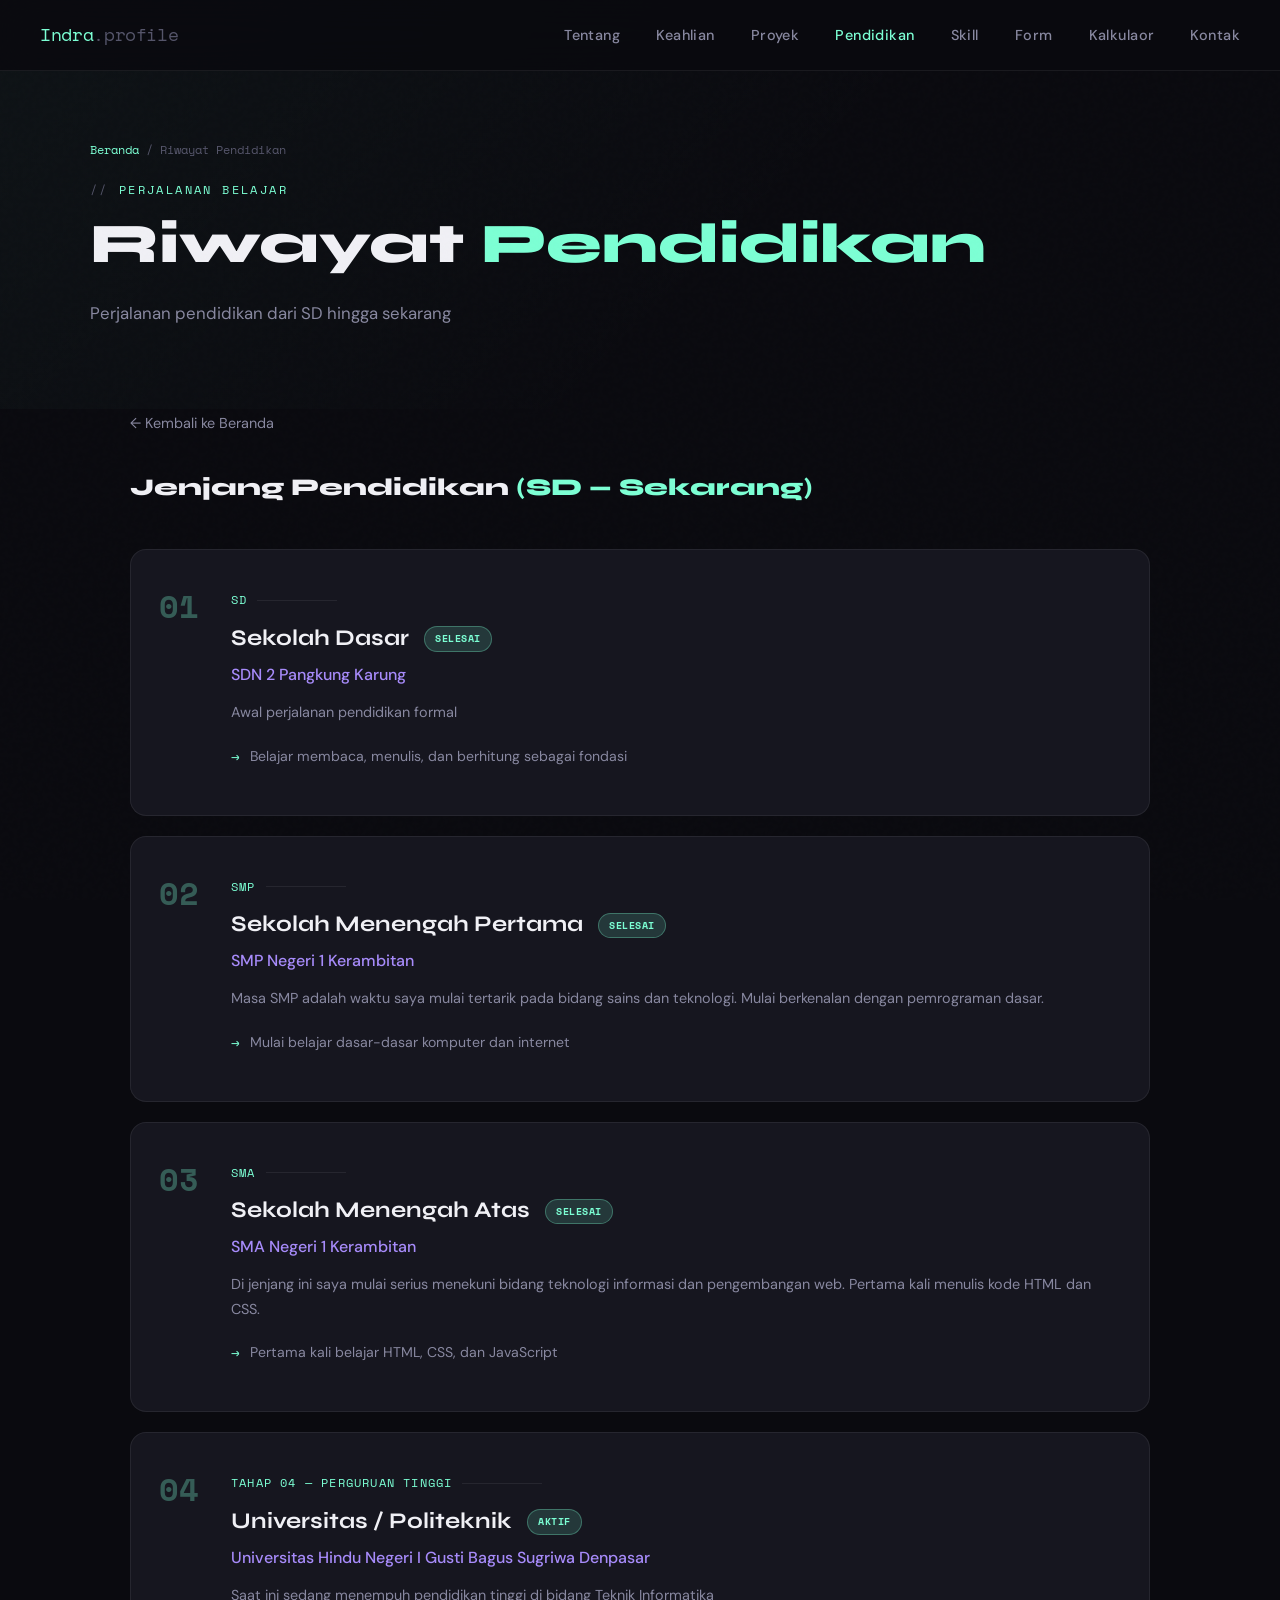
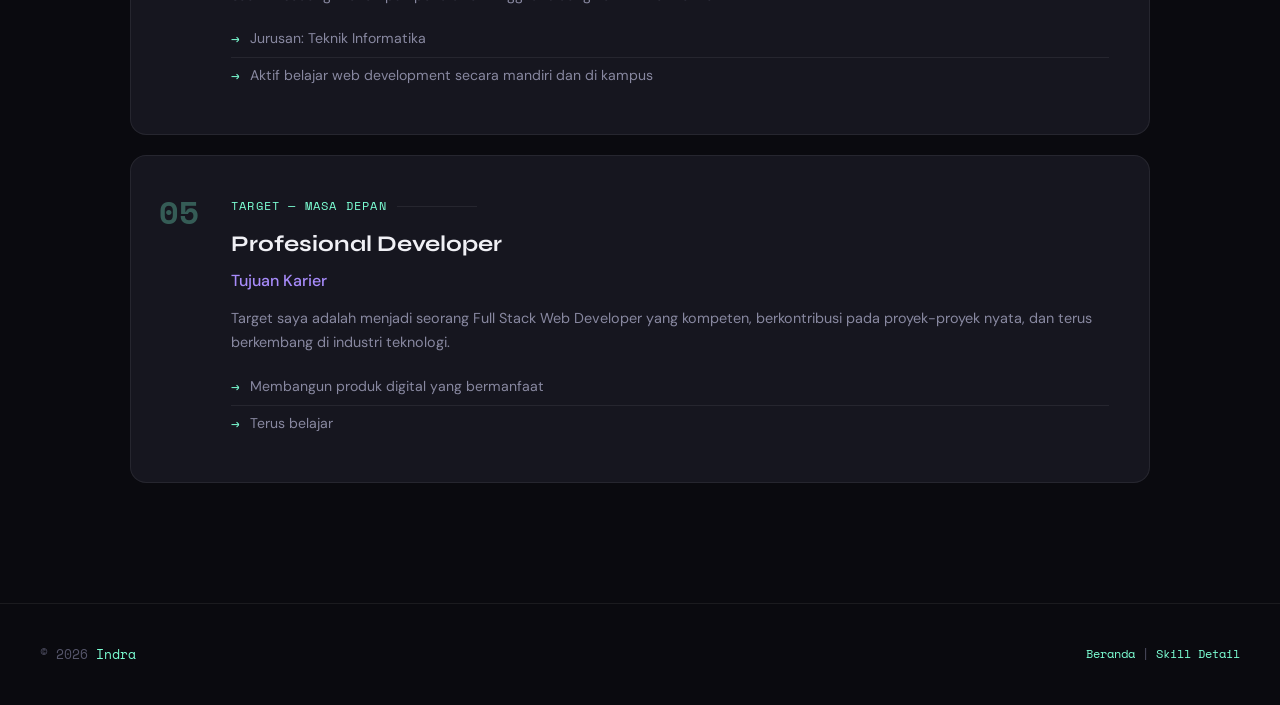
<file: pendidikan.html>
<!DOCTYPE html>
<html lang="id">
<head>
  <meta charset="UTF-8" />
  <meta name="viewport" content="width=device-width, initial-scale=1.0"/>
  <title>Riwayat Pendidikan — Indra</title>
  <link rel="stylesheet" href="style.css" />
  <style>
    .page-hero {
      min-height: 40vh;
      display: flex;
      align-items: center;
      padding: 140px 40px 80px;
      background: linear-gradient(135deg, rgba(124,255,212,0.04) 0%, transparent 60%);
    }
    .page-hero-inner { max-width: 1100px; margin: 0 auto; width: 100%; }
    .breadcrumb {
      font-family: 'Space Mono', monospace;
      font-size: 0.75rem;
      color: var(--text-muted);
      margin-bottom: 20px;
    }
    .breadcrumb a { color: var(--accent); text-decoration: none; }
    .breadcrumb a:hover { opacity: 0.7; }

    .pendidikan-section { max-width: 1100px; margin: 0 auto; padding: 0 40px 100px; }

    .edu-ordered-list {
      list-style: none;
      counter-reset: edu-counter;
      margin-top: 48px;
    }

    .edu-ordered-list > li {
      counter-increment: edu-counter;
      position: relative;
      padding: 40px 40px 40px 100px;
      background: var(--bg-card);
      border: 1px solid var(--border);
      border-radius: var(--radius);
      margin-bottom: 20px;
      transition: var(--transition);
      overflow: hidden;
    }

    .edu-ordered-list > li::before {
      content: counter(edu-counter, decimal-leading-zero);
      position: absolute;
      left: 28px; top: 40px;
      font-family: 'Space Mono', monospace;
      font-size: 2rem;
      font-weight: 700;
      color: var(--accent);
      opacity: 0.3;
      line-height: 1;
    }

    .edu-ordered-list > li::after {
      content: '';
      position: absolute;
      left: 0; top: 0; bottom: 0;
      width: 3px;
      background: linear-gradient(to bottom, var(--accent), var(--accent-2));
      opacity: 0;
      transition: var(--transition);
    }

    .edu-ordered-list > li:hover { border-color: rgba(124,255,212,0.3); transform: translateX(8px); }
    .edu-ordered-list > li:hover::after { opacity: 1; }

    .edu-period {
      font-family: 'Space Mono', monospace;
      font-size: 0.75rem;
      color: var(--accent);
      letter-spacing: 0.1em;
      margin-bottom: 8px;
      display: flex;
      align-items: center;
      gap: 10px;
    }

    .edu-period::after {
      content: '';
      flex: 1;
      height: 1px;
      background: var(--border);
      max-width: 80px;
    }

    .edu-level {
      font-family: 'Syne', sans-serif;
      font-size: 1.4rem;
      font-weight: 700;
      color: var(--text-primary);
      margin-bottom: 4px;
    }

    .edu-institution { font-size: 1rem; color: var(--accent-2); font-weight: 500; margin-bottom: 12px; }
    .edu-notes { font-size: 0.9rem; color: var(--text-secondary); line-height: 1.7; }

    .edu-detail-list { list-style: none; margin-top: 14px; }

    .edu-detail-list li {
      font-size: 0.88rem;
      color: var(--text-secondary);
      padding: 6px 0;
      border-bottom: 1px solid var(--border);
      display: flex;
      align-items: flex-start;
      gap: 10px;
    }

    .edu-detail-list li::before {
      content: '→';
      color: var(--accent);
      flex-shrink: 0;
      font-family: 'Space Mono', monospace;
    }

    .edu-detail-list li:last-child { border-bottom: none; }

    .edu-badge {
      display: inline-block;
      font-family: 'Space Mono', monospace;
      font-size: 0.65rem;
      padding: 3px 10px;
      border-radius: 20px;
      margin-left: 10px;
      letter-spacing: 0.05em;
      background: var(--accent-dim);
      color: var(--accent);
      border: 1px solid rgba(124,255,212,0.3);
      vertical-align: middle;
    }

    .back-btn {
      display: inline-flex;
      align-items: center;
      gap: 8px;
      font-size: 0.9rem;
      color: var(--text-secondary);
      text-decoration: none;
      transition: var(--transition);
      margin-bottom: 40px;
    }
    .back-btn:hover { color: var(--accent); gap: 12px; }

    @media (max-width: 600px) {
      .page-hero { padding: 120px 24px 60px; }
      .pendidikan-section { padding: 0 24px 80px; }
      .edu-ordered-list > li { padding: 32px 24px 32px 80px; }
    }
  </style>
</head>
<body>

  <nav>
    <a href="index.html" class="nav-logo">Indra<span>.profile</span></a>
    <ul class="nav-links">
      <li><a href="index.html#about">Tentang</a></li>
      <li><a href="index.html#skills">Keahlian</a></li>
      <li><a href="index.html#projects">Proyek</a></li>
      <li><a href="pendidikan.html" style="color: var(--accent);">Pendidikan</a></li>
      <li><a href="skill.html">Skill</a></li>
      <li><a href="form.html">Form</a></li>
      <li><a href="kalkulator.html">Kalkulaor</a></li>
      <li><a href="index.html#contact">Kontak</a></li>
    </ul>
  </nav>

  <div class="page-hero">
    <div class="page-hero-inner">
      <p class="breadcrumb"><a href="index.html">Beranda</a> / Riwayat Pendidikan</p>
      <p class="section-label">Perjalanan Belajar</p>
      <h1 class="section-title">Riwayat <span class="highlight">Pendidikan</span></h1>
      <p style="color: var(--text-secondary); font-size: 1.05rem; max-width: 560px; line-height: 1.8;">
        Perjalanan pendidikan dari SD hingga sekarang 
      </p>
    </div>
  </div>

  <div class="pendidikan-section">
    <a href="index.html" class="back-btn">← Kembali ke Beranda</a>

    <h2 class="section-title" style="font-size: 1.5rem; margin-bottom: 0;">Jenjang Pendidikan <span class="highlight">(SD — Sekarang)</span></h2>

    <ol class="edu-ordered-list">

      <li class="reveal">
        <p class="edu-period">SD</p>
        <h3 class="edu-level">Sekolah Dasar <span class="edu-badge">SELESAI</span></h3>
        <p class="edu-institution">SDN 2 Pangkung Karung</p>
        <p class="edu-notes">Awal perjalanan pendidikan formal</p>
        <ul class="edu-detail-list">
          <li>Belajar membaca, menulis, dan berhitung sebagai fondasi</li>
        </ul>
      </li>

      <li class="reveal">
        <p class="edu-period">SMP</p>
        <h3 class="edu-level">Sekolah Menengah Pertama <span class="edu-badge">SELESAI</span></h3>
        <p class="edu-institution">SMP Negeri 1 Kerambitan</p>
        <p class="edu-notes">Masa SMP adalah waktu saya mulai tertarik pada bidang sains dan teknologi. Mulai berkenalan dengan pemrograman dasar.</p>
        <ul class="edu-detail-list">
          <li>Mulai belajar dasar-dasar komputer dan internet</li>
        </ul>
      </li>

      <li class="reveal">
        <p class="edu-period">SMA</p>
        <h3 class="edu-level">Sekolah Menengah Atas <span class="edu-badge">SELESAI</span></h3>
        <p class="edu-institution">SMA Negeri 1 Kerambitan</p>
        <p class="edu-notes">Di jenjang ini saya mulai serius menekuni bidang teknologi informasi dan pengembangan web. Pertama kali menulis kode HTML dan CSS.</p>
        <ul class="edu-detail-list">
          <li>Pertama kali belajar HTML, CSS, dan JavaScript</li>
        </ul>
      </li>

      <li class="reveal">
        <p class="edu-period">TAHAP 04 — PERGURUAN TINGGI</p>
        <h3 class="edu-level">Universitas / Politeknik <span class="edu-badge">AKTIF</span></h3>
        <p class="edu-institution">Universitas Hindu Negeri I Gusti Bagus Sugriwa Denpasar</p>
        <p class="edu-notes">Saat ini sedang menempuh pendidikan tinggi di bidang Teknik Informatika</p>
        <ul class="edu-detail-list">
          <li>Jurusan: Teknik Informatika</li>
          <li>Aktif belajar web development secara mandiri dan di kampus</li>
       </ul>
      </li>

      <li class="reveal">
        <p class="edu-period">TARGET — MASA DEPAN</p>
        <h3 class="edu-level">Profesional Developer</h3>
        <p class="edu-institution">Tujuan Karier</p>
        <p class="edu-notes">Target saya adalah menjadi seorang Full Stack Web Developer yang kompeten, berkontribusi pada proyek-proyek nyata, dan terus berkembang di industri teknologi.</p>
        <ul class="edu-detail-list">
          <li>Membangun produk digital yang bermanfaat</li>
          <li>Terus belajar</li>
        </ul>
      </li>

    </ol>
  </div>

  <footer>
    <p class="footer-left">&copy; 2026 <a href="index.html">Indra</a></p>
    <p class="footer-right">
      <a href="index.html" style="color:var(--accent); text-decoration:none;">Beranda</a> |
      <a href="skill.html" style="color:var(--accent); text-decoration:none;">Skill Detail</a>
    </p>
  </footer>

  <script>
    const reveals = document.querySelectorAll('.reveal');
    const observer = new IntersectionObserver((entries) => {
      entries.forEach(entry => {
        if (entry.isIntersecting) entry.target.classList.add('visible');
      });
    }, { threshold: 0.1 });
    reveals.forEach(el => observer.observe(el));
  </script>

</body>
</html>
</file>
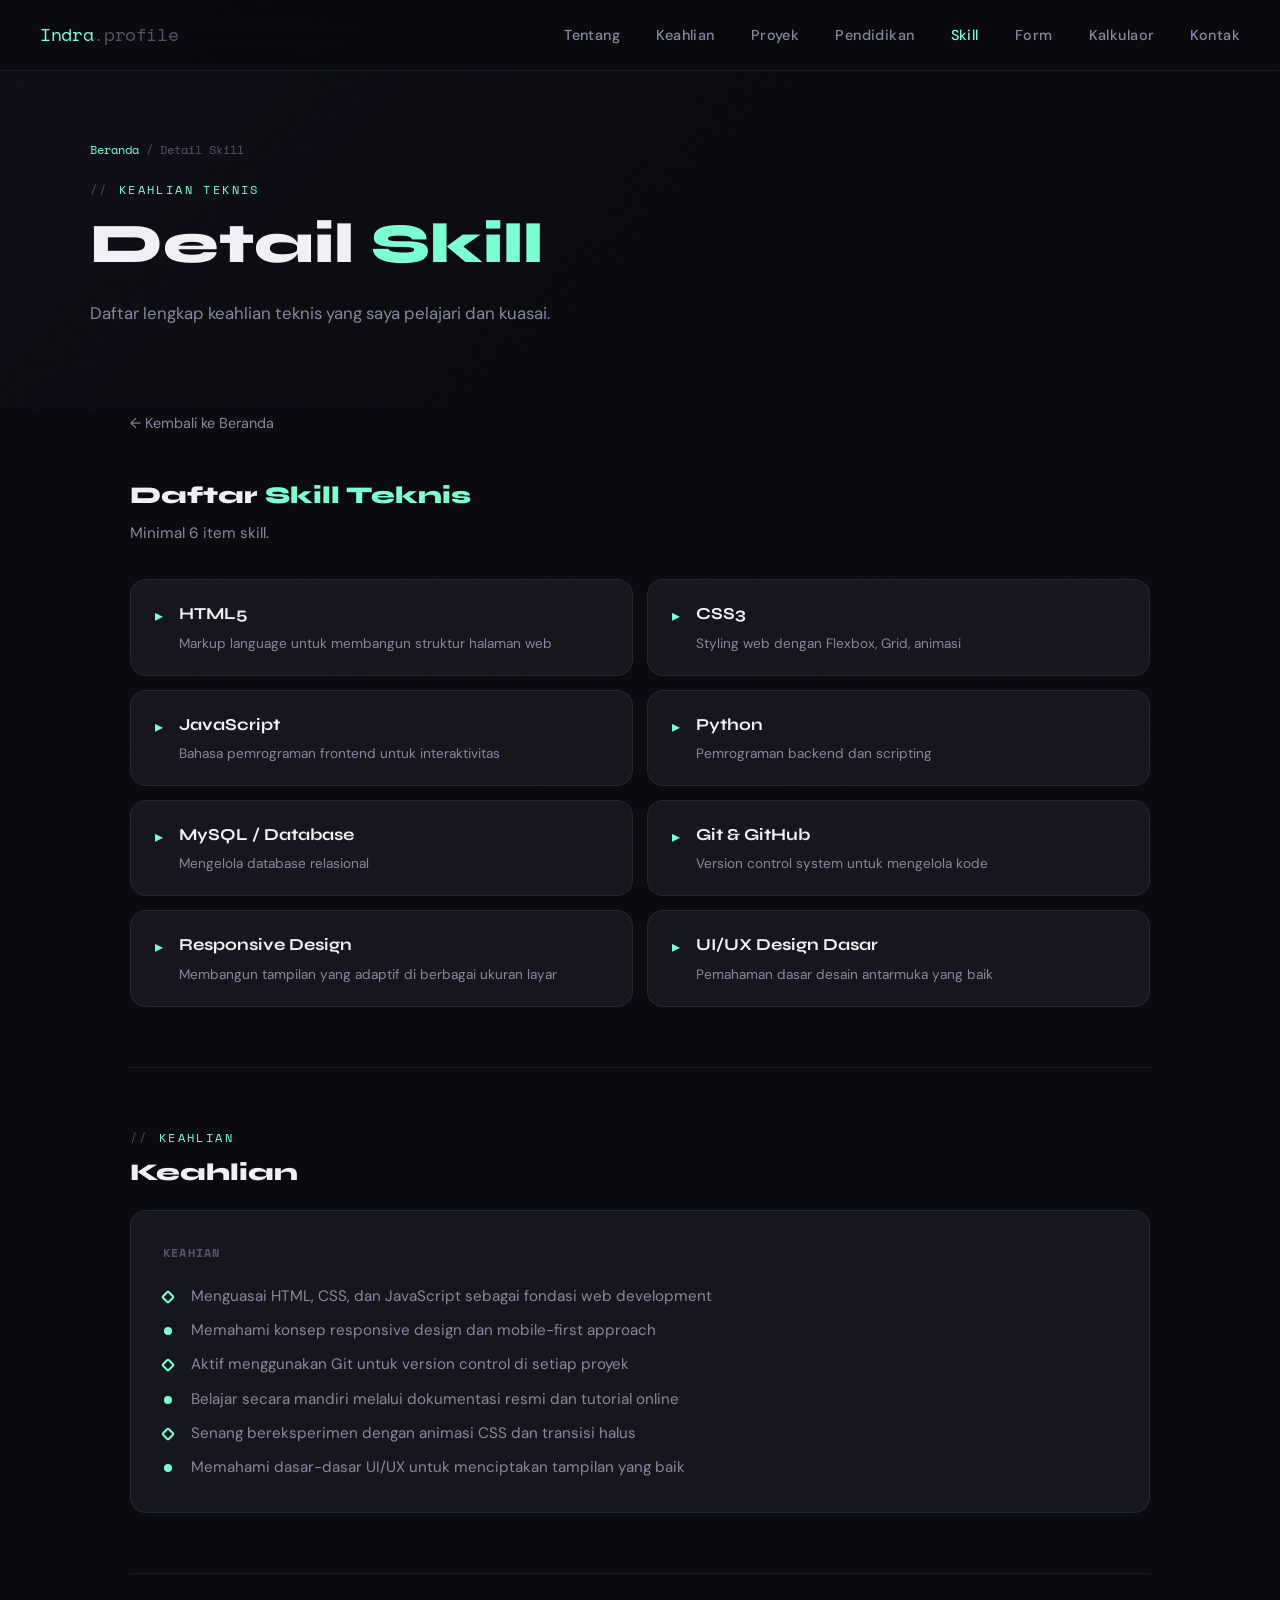
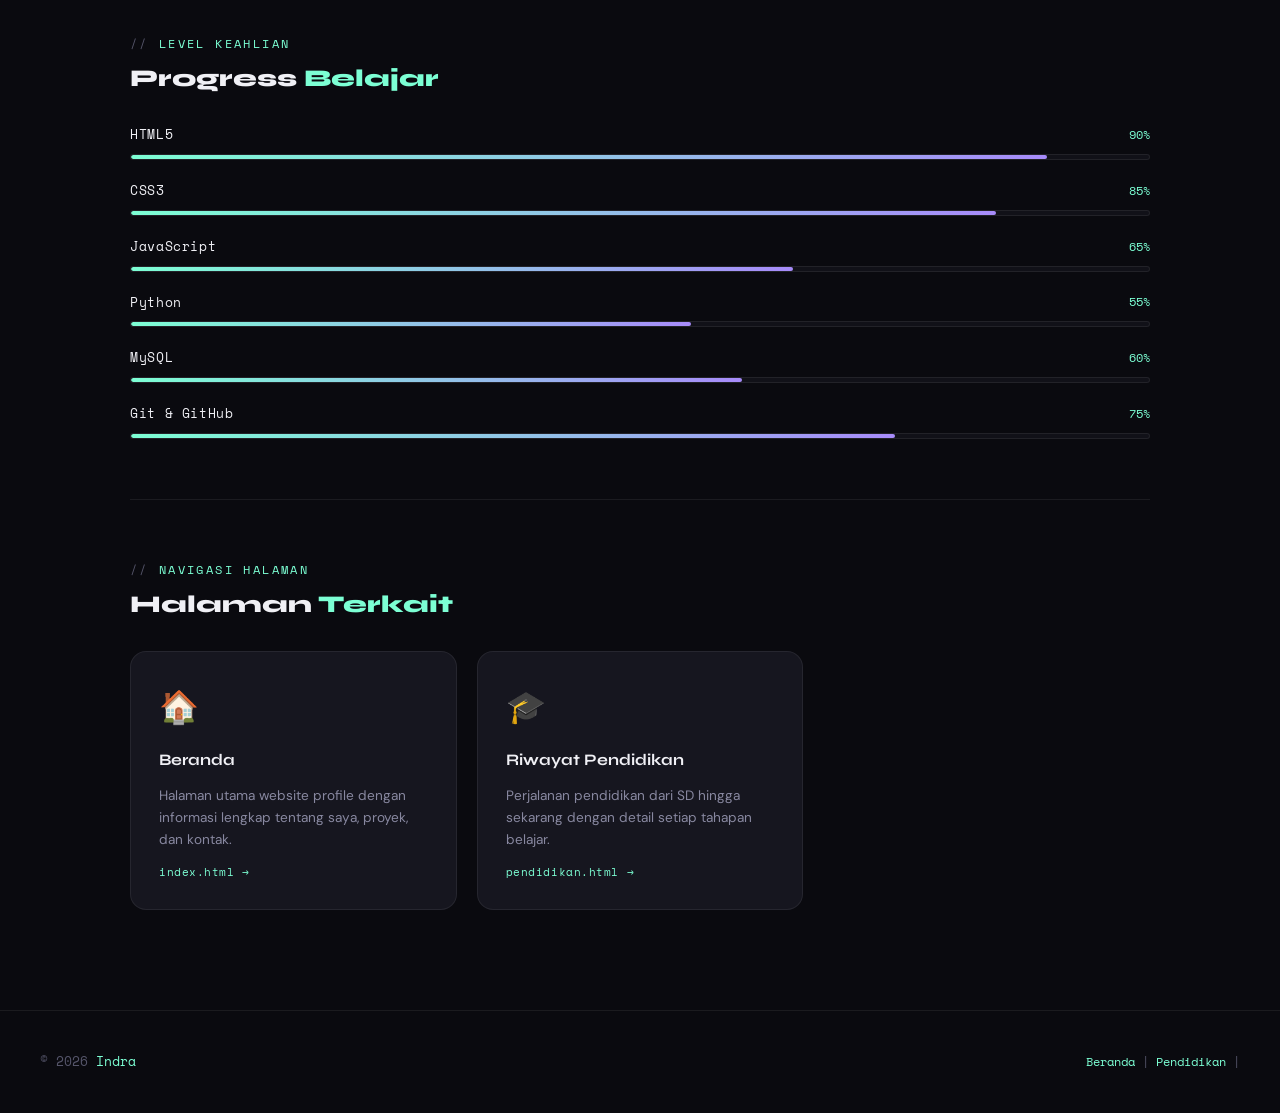
<file: skill.html>
<!DOCTYPE html>
<html lang="id">
<head>
  <meta charset="UTF-8" />
  <meta name="viewport" content="width=device-width, initial-scale=1.0"/>
  <title>Detail Skill — Indra</title>
  <link rel="stylesheet" href="style.css" />
  <style>
    .page-hero {
      min-height: 40vh;
      display: flex;
      align-items: center;
      padding: 140px 40px 80px;
      background: linear-gradient(135deg, rgba(167,139,250,0.04) 0%, transparent 60%);
    }
    .page-hero-inner { max-width: 1100px; margin: 0 auto; width: 100%; }
    .breadcrumb { font-family: 'Space Mono', monospace; font-size: 0.75rem; color: var(--text-muted); margin-bottom: 20px; }
    .breadcrumb a { color: var(--accent); text-decoration: none; }

    .skill-page-content { max-width: 1100px; margin: 0 auto; padding: 0 40px 100px; }

    .back-btn {
      display: inline-flex; align-items: center; gap: 8px;
      font-size: 0.9rem; color: var(--text-secondary);
      text-decoration: none; transition: var(--transition); margin-bottom: 48px;
    }
    .back-btn:hover { color: var(--accent); gap: 12px; }

    .skill-unordered {
      list-style: none;
      display: grid;
      grid-template-columns: repeat(2, 1fr);
      gap: 14px;
      margin-top: 32px;
      margin-bottom: 60px;
    }

    .skill-unordered li {
      display: flex;
      align-items: flex-start;
      gap: 16px;
      padding: 20px 24px;
      background: var(--bg-card);
      border: 1px solid var(--border);
      border-radius: var(--radius);
      transition: var(--transition);
    }

    .skill-unordered li:hover { border-color: rgba(124,255,212,0.3); transform: translateX(6px); }

    .skill-unordered li::before {
      content: '▸';
      color: var(--accent);
      font-size: 1rem;
      flex-shrink: 0;
      margin-top: 2px;
    }

    .skill-info { flex: 1; }
    .skill-name { font-family: 'Syne', sans-serif; font-size: 1.05rem; font-weight: 700; color: var(--text-primary); margin-bottom: 4px; }
    .skill-desc { font-size: 0.85rem; color: var(--text-secondary); line-height: 1.6; }

    .skill-bar-list { display: flex; flex-direction: column; gap: 20px; margin-top: 32px; margin-bottom: 60px; }
    .skill-bar-item { display: flex; flex-direction: column; gap: 8px; }
    .skill-bar-header { display: flex; justify-content: space-between; align-items: center; }
    .skill-bar-name { font-family: 'Space Mono', monospace; font-size: 0.8rem; color: var(--text-primary); letter-spacing: 0.05em; }
    .skill-bar-pct { font-family: 'Space Mono', monospace; font-size: 0.75rem; color: var(--accent); }
    .skill-bar-track { width: 100%; height: 6px; background: var(--bg-secondary); border-radius: 3px; overflow: hidden; border: 1px solid var(--border); }
    .skill-bar-fill { height: 100%; background: linear-gradient(90deg, var(--accent), var(--accent-2)); border-radius: 3px; transition: width 1.5s cubic-bezier(0.4, 0, 0.2, 1); width: 0%; }

    .css-bullet-demo { margin-top: 24px; padding: 32px; background: var(--bg-card); border: 1px solid var(--border); border-radius: var(--radius); margin-bottom: 60px; }
    .css-bullet-demo h4 { font-family: 'Space Mono', monospace; font-size: 0.75rem; color: var(--text-muted); letter-spacing: 0.1em; text-transform: uppercase; margin-bottom: 20px; }

    ul.custom-bullet { list-style: none; display: flex; flex-direction: column; gap: 10px; }
    ul.custom-bullet li { position: relative; padding-left: 28px; font-size: 0.95rem; color: var(--text-secondary); line-height: 1.6; }
    ul.custom-bullet li::before { content: ''; position: absolute; left: 0; top: 8px; width: 10px; height: 10px; background: transparent; border: 2px solid var(--accent); border-radius: 2px; transform: rotate(45deg); }
    ul.custom-bullet li:nth-child(even)::before { background: var(--accent); border-radius: 50%; transform: none; width: 8px; height: 8px; top: 9px; left: 1px; }

    .related-pages { display: grid; grid-template-columns: repeat(3, 1fr); gap: 20px; margin-top: 32px; }
    .page-card { display: flex; flex-direction: column; gap: 12px; padding: 28px; background: var(--bg-card); border: 1px solid var(--border); border-radius: var(--radius); text-decoration: none; transition: var(--transition); }
    .page-card:hover { border-color: var(--accent); transform: translateY(-4px); box-shadow: var(--glow); }
    .page-card-icon { font-size: 2rem; }
    .page-card-title { font-family: 'Syne', sans-serif; font-size: 1rem; font-weight: 700; color: var(--text-primary); }
    .page-card-desc { font-size: 0.85rem; color: var(--text-secondary); line-height: 1.6; }
    .page-card-link { font-family: 'Space Mono', monospace; font-size: 0.7rem; color: var(--accent); letter-spacing: 0.05em; margin-top: auto; }

    .hr-sep { border: none; border-top: 1px solid var(--border); margin: 60px 0; }

    @media (max-width: 700px) {
      .skill-unordered { grid-template-columns: 1fr; }
      .related-pages { grid-template-columns: 1fr; }
      .skill-page-content { padding: 0 24px 80px; }
      .page-hero { padding: 120px 24px 60px; }
    }
  </style>
</head>
<body>

  <nav>
    <a href="index.html" class="nav-logo">Indra<span>.profile</span></a>
    <ul class="nav-links">
      <li><a href="index.html#about">Tentang</a></li>
      <li><a href="index.html#skills">Keahlian</a></li>
      <li><a href="index.html#projects">Proyek</a></li>
      <li><a href="pendidikan.html">Pendidikan</a></li>
      <li><a href="skill.html" style="color: var(--accent);">Skill</a></li>
      <li><a href="form.html">Form</a></li>
      <li><a href="kalkulator.html">Kalkulaor</a></li>
      <li><a href="index.html#contact">Kontak</a></li>
    </ul>
  </nav>

  <div class="page-hero">
    <div class="page-hero-inner">
      <p class="breadcrumb"><a href="index.html">Beranda</a> / Detail Skill</p>
      <p class="section-label">Keahlian Teknis</p>
      <h1 class="section-title">Detail <span class="highlight">Skill</span></h1>
      <p style="color: var(--text-secondary); font-size: 1.05rem; max-width: 560px; line-height: 1.8;">
        Daftar lengkap keahlian teknis yang saya pelajari dan kuasai.
      </p>
    </div>
  </div>

  <div class="skill-page-content">
    <a href="index.html" class="back-btn">← Kembali ke Beranda</a>

    <h2 class="section-title" style="font-size: 1.5rem; margin-bottom: 0;">Daftar <span class="highlight">Skill Teknis</span></h2>
    <p style="color: var(--text-secondary); margin-top: 12px; font-size: 0.95rem;">Minimal 6 item skill.</p>

    <ul class="skill-unordered reveal">
      <li>
        <div class="skill-info">
          <p class="skill-name">HTML5</p>
          <p class="skill-desc">Markup language untuk membangun struktur halaman web</p>
        </div>
      </li>
      <li>
        <div class="skill-info">
          <p class="skill-name">CSS3</p>
          <p class="skill-desc">Styling web dengan Flexbox, Grid, animasi</p>
        </div>
      </li>
      <li>
        <div class="skill-info">
          <p class="skill-name">JavaScript</p>
          <p class="skill-desc">Bahasa pemrograman frontend untuk interaktivitas</p>
        </div>
      </li>
      <li>
        <div class="skill-info">
          <p class="skill-name">Python</p>
          <p class="skill-desc">Pemrograman backend dan scripting</p>
        </div>
      </li>
      <li>
        <div class="skill-info">
          <p class="skill-name">MySQL / Database</p>
          <p class="skill-desc">Mengelola database relasional</p>
        </div>
      </li>
      <li>
        <div class="skill-info">
          <p class="skill-name">Git & GitHub</p>
          <p class="skill-desc">Version control system untuk mengelola kode</p>
        </div>
      </li>
      <li>
        <div class="skill-info">
          <p class="skill-name">Responsive Design</p>
          <p class="skill-desc">Membangun tampilan yang adaptif di berbagai ukuran layar</p>
        </div>
      </li>
      <li>
        <div class="skill-info">
          <p class="skill-name">UI/UX Design Dasar</p>
          <p class="skill-desc">Pemahaman dasar desain antarmuka yang baik</p>
        </div>
      </li>
    </ul>

    <hr class="hr-sep" />

    <p class="section-label">Keahlian</p>
    <h2 class="section-title" style="font-size: 1.5rem; margin-bottom: 12px;">Keahlian</h2>

    <div class="css-bullet-demo reveal">
      <h4>Keahian</h4>
      <ul class="custom-bullet">
        <li>Menguasai HTML, CSS, dan JavaScript sebagai fondasi web development</li>
        <li>Memahami konsep responsive design dan mobile-first approach</li>
        <li>Aktif menggunakan Git untuk version control di setiap proyek</li>
        <li>Belajar secara mandiri melalui dokumentasi resmi dan tutorial online</li>
        <li>Senang bereksperimen dengan animasi CSS dan transisi halus</li>
        <li>Memahami dasar-dasar UI/UX untuk menciptakan tampilan yang baik</li>
      </ul>
    </div>

    <hr class="hr-sep" />

    <p class="section-label">Level Keahlian</p>
    <h2 class="section-title" style="font-size: 1.5rem; margin-bottom: 0;">Progress <span class="highlight">Belajar</span></h2>

    <div class="skill-bar-list reveal" id="skillBars">
      <div class="skill-bar-item">
        <div class="skill-bar-header"><span class="skill-bar-name">HTML5</span><span class="skill-bar-pct">90%</span></div>
        <div class="skill-bar-track"><div class="skill-bar-fill" data-width="90"></div></div>
      </div>
      <div class="skill-bar-item">
        <div class="skill-bar-header"><span class="skill-bar-name">CSS3</span><span class="skill-bar-pct">85%</span></div>
        <div class="skill-bar-track"><div class="skill-bar-fill" data-width="85"></div></div>
      </div>
      <div class="skill-bar-item">
        <div class="skill-bar-header"><span class="skill-bar-name">JavaScript</span><span class="skill-bar-pct">65%</span></div>
        <div class="skill-bar-track"><div class="skill-bar-fill" data-width="65"></div></div>
      </div>
      <div class="skill-bar-item">
        <div class="skill-bar-header"><span class="skill-bar-name">Python</span><span class="skill-bar-pct">55%</span></div>
        <div class="skill-bar-track"><div class="skill-bar-fill" data-width="55"></div></div>
      </div>
      <div class="skill-bar-item">
        <div class="skill-bar-header"><span class="skill-bar-name">MySQL</span><span class="skill-bar-pct">60%</span></div>
        <div class="skill-bar-track"><div class="skill-bar-fill" data-width="60"></div></div>
      </div>
      <div class="skill-bar-item">
        <div class="skill-bar-header"><span class="skill-bar-name">Git & GitHub</span><span class="skill-bar-pct">75%</span></div>
        <div class="skill-bar-track"><div class="skill-bar-fill" data-width="75"></div></div>
      </div>
    </div>

    <hr class="hr-sep" />

    <p class="section-label">Navigasi Halaman</p>
    <h2 class="section-title" style="font-size: 1.5rem; margin-bottom: 0;">Halaman <span class="highlight">Terkait</span></h2>

    <div class="related-pages reveal">
      <a href="index.html" class="page-card">
        <span class="page-card-icon">🏠</span>
        <p class="page-card-title">Beranda</p>
        <p class="page-card-desc">Halaman utama website profile dengan informasi lengkap tentang saya, proyek, dan kontak.</p>
        <span class="page-card-link">index.html →</span>
      </a>
      <a href="pendidikan.html" class="page-card">
        <span class="page-card-icon">🎓</span>
        <p class="page-card-title">Riwayat Pendidikan</p>
        <p class="page-card-desc">Perjalanan pendidikan dari SD hingga sekarang dengan detail setiap tahapan belajar.</p>
        <span class="page-card-link">pendidikan.html →</span>
      </a>
    </div>
  </div>

  <footer>
    <p class="footer-left">&copy; 2026 <a href="index.html">Indra</a></p>
    <p class="footer-right">
      <a href="index.html" style="color:var(--accent); text-decoration:none;">Beranda</a> |
      <a href="pendidikan.html" style="color:var(--accent); text-decoration:none;">Pendidikan</a> |
    </p>
  </footer>

  <script>
    const reveals = document.querySelectorAll('.reveal');
    const observer = new IntersectionObserver((entries) => {
      entries.forEach(entry => {
        if (entry.isIntersecting) entry.target.classList.add('visible');
      });
    }, { threshold: 0.1 });
    reveals.forEach(el => observer.observe(el));

    const barObserver = new IntersectionObserver((entries) => {
      entries.forEach(entry => {
        if (entry.isIntersecting) {
          const fills = entry.target.querySelectorAll('.skill-bar-fill');
          fills.forEach(fill => {
            const w = fill.getAttribute('data-width');
            setTimeout(() => { fill.style.width = w + '%'; }, 200);
          });
        }
      });
    }, { threshold: 0.3 });

    const barSection = document.getElementById('skillBars');
    if (barSection) barObserver.observe(barSection);
  </script>

</body>
</html>
</file>
<file: style.css>
@import url('https://fonts.googleapis.com/css2?family=Space+Mono:wght@400;700&family=Syne:wght@400;500;600;700;800&family=DM+Sans:wght@300;400;500&display=swap');

   /* === CSS VARIABLES === */
   :root {
     --bg-primary: #0a0a0f;
     --bg-secondary: #111118;
     --bg-card: #16161f;
     --accent: #7cffd4;
     --accent-dim: rgba(124, 255, 212, 0.15);
     --accent-2: #a78bfa;
     --text-primary: #f0f0f5;
     --text-secondary: #8888a0;
     --text-muted: #55556a;
     --border: rgba(255,255,255,0.07);
     --glow: 0 0 40px rgba(124, 255, 212, 0.2);
     --shadow: 0 20px 60px rgba(0,0,0,0.5);
     --radius: 16px;
     --radius-sm: 8px;
     --transition: all 0.3s cubic-bezier(0.4, 0, 0.2, 1);
   }
   
   /* === RESET & BASE === */
   *, *::before, *::after {
     margin: 0;
     padding: 0;
     box-sizing: border-box;
   }
   
   html {
     scroll-behavior: smooth;
     font-size: 16px;
   }
   
   body {
     font-family: 'DM Sans', sans-serif;
     background-color: var(--bg-primary);
     color: var(--text-primary);
     line-height: 1.7;
     overflow-x: hidden;
   }
   
   /* === SCROLLBAR === */
   ::-webkit-scrollbar { width: 6px; }
   ::-webkit-scrollbar-track { background: var(--bg-primary); }
   ::-webkit-scrollbar-thumb { background: var(--accent); border-radius: 3px; }
   
   /* === SELECTION === */
   ::selection { background: var(--accent); color: var(--bg-primary); }
   
   /* === NOISE TEXTURE === */
   body::before {
     content: '';
     position: fixed;
     top: 0; left: 0;
     width: 100%; height: 100%;
     background-image: url("data:image/svg+xml,%3Csvg viewBox='0 0 200 200' xmlns='http://www.w3.org/2000/svg'%3E%3Cfilter id='n'%3E%3CfeTurbulence type='fractalNoise' baseFrequency='0.9' numOctaves='4' stitchTiles='stitch'/%3E%3C/filter%3E%3Crect width='100%25' height='100%25' filter='url(%23n)' opacity='0.03'/%3E%3C/svg%3E");
     pointer-events: none;
     z-index: 0;
     opacity: 0.4;
   }
   
   /* === NAVIGATION === */
   nav {
     position: fixed;
     top: 0; left: 0; right: 0;
     z-index: 1000;
     padding: 20px 40px;
     display: flex;
     align-items: center;
     justify-content: space-between;
     background: rgba(10,10,15,0.85);
     backdrop-filter: blur(20px);
     -webkit-backdrop-filter: blur(20px);
     border-bottom: 1px solid var(--border);
   }
   
   .nav-logo {
     font-family: 'Space Mono', monospace;
     font-size: 1.1rem;
     color: var(--accent);
     text-decoration: none;
     letter-spacing: -0.02em;
   }
   
   .nav-logo span { color: var(--text-muted); }
   
   .nav-links {
     display: flex;
     gap: 36px;
     list-style: none;
   }
   
   .nav-links a {
     font-family: 'DM Sans', sans-serif;
     font-size: 0.9rem;
     font-weight: 500;
     color: var(--text-secondary);
     text-decoration: none;
     letter-spacing: 0.03em;
     transition: var(--transition);
     position: relative;
   }
   
   .nav-links a::after {
     content: '';
     position: absolute;
     bottom: -4px; left: 0;
     width: 0; height: 1px;
     background: var(--accent);
     transition: var(--transition);
   }
   
   .nav-links a:hover { color: var(--accent); }
   .nav-links a:hover::after { width: 100%; }
   
   /* === SECTIONS GENERAL === */
   section {
     position: relative;
     z-index: 1;
     padding: 100px 40px;
     max-width: 1100px;
     margin: 0 auto;
   }
   
   .section-label {
     font-family: 'Space Mono', monospace;
     font-size: 0.75rem;
     color: var(--accent);
     letter-spacing: 0.2em;
     text-transform: uppercase;
     margin-bottom: 12px;
     display: flex;
     align-items: center;
     gap: 10px;
   }
   
   .section-label::before {
     content: '//';
     color: var(--text-muted);
   }
   
   .section-title {
     font-family: 'Syne', sans-serif;
     font-size: clamp(2rem, 5vw, 3.5rem);
     font-weight: 800;
     line-height: 1.1;
     color: var(--text-primary);
     margin-bottom: 24px;
   }
   
   .section-title .highlight { color: var(--accent); }
   
   /* === HERO === */
   #hero {
     min-height: 100vh;
     display: grid;
     grid-template-columns: 1fr 1fr;
     align-items: center;
     gap: 80px;
     padding-top: 120px;
   }
   
   .hero-content {
     animation: fadeUp 0.8s ease forwards;
   }
   
   .hero-greeting {
     font-family: 'Space Mono', monospace;
     font-size: 0.85rem;
     color: var(--accent);
     letter-spacing: 0.15em;
     margin-bottom: 20px;
     display: flex;
     align-items: center;
     gap: 12px;
   }
   
   .hero-greeting::before {
     content: '';
     width: 32px; height: 1px;
     background: var(--accent);
   }
   
   .hero-name {
     font-family: 'Syne', sans-serif;
     font-size: clamp(3rem, 8vw, 5.5rem);
     font-weight: 800;
     line-height: 1.0;
     color: var(--text-primary);
     margin-bottom: 12px;
   }
   
   .hero-name .last-name {
     color: var(--accent);
     display: block;
   }
   
   .hero-role {
     font-family: 'Space Mono', monospace;
     font-size: 1rem;
     color: var(--text-secondary);
     margin-bottom: 28px;
   }
   
   .hero-role span { color: var(--accent-2); }
   
   .hero-desc {
     font-size: 1.05rem;
     color: var(--text-secondary);
     line-height: 1.8;
     max-width: 480px;
     margin-bottom: 40px;
   }
   
   .hero-buttons {
     display: flex;
     gap: 16px;
     flex-wrap: wrap;
   }
   
   .btn-primary {
     display: inline-flex;
     align-items: center;
     gap: 8px;
     padding: 14px 28px;
     background: var(--accent);
     color: var(--bg-primary);
     font-family: 'DM Sans', sans-serif;
     font-weight: 600;
     font-size: 0.95rem;
     border-radius: var(--radius-sm);
     text-decoration: none;
     transition: var(--transition);
     border: 2px solid var(--accent);
   }
   
   .btn-primary:hover {
     background: transparent;
     color: var(--accent);
     box-shadow: var(--glow);
   }
   
   .btn-outline {
     display: inline-flex;
     align-items: center;
     gap: 8px;
     padding: 14px 28px;
     background: transparent;
     color: var(--text-secondary);
     font-family: 'DM Sans', sans-serif;
     font-weight: 500;
     font-size: 0.95rem;
     border-radius: var(--radius-sm);
     text-decoration: none;
     border: 1px solid var(--border);
     transition: var(--transition);
   }
   
   .btn-outline:hover {
     border-color: var(--accent);
     color: var(--accent);
   }
   
   .hero-image {
     display: flex;
     justify-content: center;
     align-items: center;
     animation: fadeIn 1s ease 0.3s both;
   }
   
   .hero-image-wrapper {
     position: relative;
     width: 340px;
     height: 400px;
   }
   
   .hero-image-bg {
     position: absolute;
     inset: 0;
     background: linear-gradient(135deg, var(--accent-dim), rgba(167,139,250,0.1));
     border-radius: 30% 70% 70% 30% / 30% 30% 70% 70%;
     animation: morphBlob 8s ease-in-out infinite;
   }
   
   .hero-image-wrapper img {
     position: relative;
     width: 100%;
     height: 100%;
     object-fit: cover;
     border-radius: 24px;
     border: 2px solid var(--border);
     z-index: 1;
   }
   
   .hero-image-wrapper::after {
     content: '';
     position: absolute;
     top: 16px; left: 16px; right: -16px; bottom: -16px;
     border: 1px solid var(--accent);
     border-radius: 24px;
     z-index: 0;
     opacity: 0.4;
   }
   
   .hero-stats {
     display: flex;
     gap: 32px;
     margin-top: 40px;
     padding-top: 32px;
     border-top: 1px solid var(--border);
   }
   
   .stat-item { display: flex; flex-direction: column; }
   
   .stat-number {
     font-family: 'Syne', sans-serif;
     font-size: 1.8rem;
     font-weight: 800;
     color: var(--accent);
     line-height: 1;
   }
   
   .stat-label {
     font-size: 0.8rem;
     color: var(--text-muted);
     letter-spacing: 0.05em;
   }
   
   /* === ABOUT === */
   #about {
     background: var(--bg-secondary);
     max-width: 100%;
     padding: 100px 0;
   }
   
   .about-inner {
     max-width: 1100px;
     margin: 0 auto;
     padding: 0 40px;
     display: grid;
     grid-template-columns: 1fr 1fr;
     gap: 80px;
     align-items: center;
   }
   
   .about-text p {
     color: var(--text-secondary);
     font-size: 1.05rem;
     margin-bottom: 20px;
     line-height: 1.9;
   }
   
   .about-text p strong { color: var(--accent); }
   
   .about-info {
     display: grid;
     grid-template-columns: 1fr 1fr;
     gap: 16px;
     margin-top: 32px;
   }
   
   .info-item { display: flex; flex-direction: column; gap: 4px; }
   
   .info-label {
     font-family: 'Space Mono', monospace;
     font-size: 0.7rem;
     color: var(--text-muted);
     letter-spacing: 0.1em;
     text-transform: uppercase;
   }
   
   .info-value {
     font-size: 0.95rem;
     color: var(--text-primary);
     font-weight: 500;
   }
   
   /* Education Timeline */
   .education-timeline {
     position: relative;
     padding-left: 24px;
   }
   
   .education-timeline::before {
     content: '';
     position: absolute;
     left: 0; top: 8px; bottom: 8px;
     width: 2px;
     background: linear-gradient(to bottom, var(--accent), transparent);
   }
   
   .edu-item {
     position: relative;
     margin-bottom: 36px;
   }
   
   .edu-item::before {
     content: '';
     position: absolute;
     left: -28px; top: 6px;
     width: 10px; height: 10px;
     background: var(--accent);
     border-radius: 50%;
     box-shadow: 0 0 10px var(--accent);
   }
   
   .edu-year {
     font-family: 'Space Mono', monospace;
     font-size: 0.75rem;
     color: var(--accent);
     letter-spacing: 0.1em;
     margin-bottom: 6px;
   }
   
   .edu-school {
     font-family: 'Syne', sans-serif;
     font-size: 1.1rem;
     font-weight: 700;
     color: var(--text-primary);
     margin-bottom: 4px;
   }
   
   .edu-detail {
     font-size: 0.9rem;
     color: var(--text-secondary);
   }
   
   /* === SKILLS === */
   #skills { padding: 100px 40px; }
   
   .skills-grid {
     display: grid;
     grid-template-columns: repeat(auto-fill, minmax(120px, 1fr));
     gap: 16px;
     margin-top: 48px;
   }
   
   .skill-chip {
     display: flex;
     flex-direction: column;
     align-items: center;
     gap: 12px;
     padding: 24px 16px;
     background: var(--bg-card);
     border: 1px solid var(--border);
     border-radius: var(--radius);
     cursor: default;
     transition: var(--transition);
     text-align: center;
   }
   
   .skill-chip:hover {
     border-color: var(--accent);
     background: var(--accent-dim);
     transform: translateY(-4px);
     box-shadow: var(--glow);
   }
   
   .skill-chip .skill-icon { font-size: 2rem; line-height: 1; }
   
   .skill-chip span {
     font-family: 'Space Mono', monospace;
     font-size: 0.7rem;
     color: var(--text-secondary);
     letter-spacing: 0.05em;
   }
   
   .skill-chip:hover span { color: var(--accent); }
   
   /* === PROJECTS === */
   #projects {
     background: var(--bg-secondary);
     max-width: 100%;
     padding: 100px 0;
   }
   
   .projects-inner {
     max-width: 1100px;
     margin: 0 auto;
     padding: 0 40px;
   }
   
   .projects-grid {
     display: grid;
     grid-template-columns: repeat(3, 1fr);
     gap: 24px;
     margin-top: 48px;
   }
   
   .project-card {
     background: var(--bg-card);
     border: 1px solid var(--border);
     border-radius: var(--radius);
     padding: 32px;
     transition: var(--transition);
     position: relative;
     overflow: hidden;
     display: flex;
     flex-direction: column;
   }
   
   .project-card::before {
     content: '';
     position: absolute;
     top: 0; left: 0; right: 0;
     height: 3px;
     background: linear-gradient(90deg, var(--accent), var(--accent-2));
     opacity: 0;
     transition: var(--transition);
   }
   
   .project-card:hover {
     border-color: rgba(124,255,212,0.3);
     transform: translateY(-6px);
     box-shadow: var(--shadow);
   }
   
   .project-card:hover::before { opacity: 1; }
   
   .project-card.coming-soon { opacity: 0.5; }
   .project-card.coming-soon:hover { opacity: 0.7; transform: translateY(-3px); }
   
   .project-badge {
     display: inline-flex;
     align-items: center;
     gap: 6px;
     font-family: 'Space Mono', monospace;
     font-size: 0.7rem;
     padding: 4px 10px;
     border-radius: 20px;
     margin-bottom: 20px;
     letter-spacing: 0.05em;
   }
   
   .badge-live {
     background: rgba(124,255,212,0.1);
     color: var(--accent);
     border: 1px solid rgba(124,255,212,0.3);
   }
   
   .badge-live::before {
     content: '';
     width: 6px; height: 6px;
     background: var(--accent);
     border-radius: 50%;
     animation: pulse 1.5s infinite;
   }
   
   .badge-soon {
     background: rgba(167,139,250,0.1);
     color: var(--accent-2);
     border: 1px solid rgba(167,139,250,0.3);
   }
   
   .project-title {
     font-family: 'Syne', sans-serif;
     font-size: 1.3rem;
     font-weight: 700;
     color: var(--text-primary);
     margin-bottom: 12px;
   }
   
   .project-desc {
     font-size: 0.9rem;
     color: var(--text-secondary);
     line-height: 1.7;
     flex: 1;
     margin-bottom: 24px;
   }
   
   .project-tech {
     display: flex;
     flex-wrap: wrap;
     gap: 8px;
     margin-bottom: 24px;
   }
   
   .tech-tag {
     font-family: 'Space Mono', monospace;
     font-size: 0.65rem;
     padding: 3px 8px;
     background: rgba(255,255,255,0.04);
     border: 1px solid var(--border);
     border-radius: 4px;
     color: var(--text-muted);
     letter-spacing: 0.05em;
   }
   
   .project-link {
     display: inline-flex;
     align-items: center;
     gap: 8px;
     font-size: 0.85rem;
     font-weight: 600;
     color: var(--accent);
     text-decoration: none;
     transition: var(--transition);
     margin-top: auto;
   }
   
   .project-link:hover { gap: 14px; }
   .project-link.disabled { color: var(--text-muted); pointer-events: none; }
   
   /* === CONTACT === */
   #contact { padding: 100px 40px; text-align: center; }
   
   .contact-wrapper { max-width: 700px; margin: 0 auto; }
   
   .contact-desc {
     font-size: 1.1rem;
     color: var(--text-secondary);
     margin-bottom: 48px;
     line-height: 1.8;
   }
   
   .contact-links {
     display: flex;
     justify-content: center;
     gap: 20px;
     flex-wrap: wrap;
     margin-bottom: 60px;
   }
   
   .contact-card {
     display: flex;
     flex-direction: column;
     align-items: center;
     gap: 10px;
     padding: 28px 36px;
     background: var(--bg-card);
     border: 1px solid var(--border);
     border-radius: var(--radius);
     text-decoration: none;
     transition: var(--transition);
     min-width: 140px;
   }
   
   .contact-card:hover {
     border-color: var(--accent);
     background: var(--accent-dim);
     transform: translateY(-4px);
   }
   
   .contact-card .contact-icon { font-size: 1.8rem; }
   
   .contact-card span {
     font-family: 'Space Mono', monospace;
     font-size: 0.75rem;
     color: var(--text-secondary);
     letter-spacing: 0.05em;
   }
   
   .contact-card:hover span { color: var(--accent); }
   
   .contact-email {
     font-family: 'Space Mono', monospace;
     font-size: 1.2rem;
     color: var(--accent);
     text-decoration: none;
     border-bottom: 1px solid var(--accent);
     padding-bottom: 4px;
     transition: var(--transition);
   }
   
   .contact-email:hover { opacity: 0.7; }
   
   /* === FOOTER === */
   footer {
     position: relative;
     z-index: 1;
     border-top: 1px solid var(--border);
     padding: 40px;
     display: flex;
     align-items: center;
     justify-content: space-between;
   }
   
   .footer-left {
     font-family: 'Space Mono', monospace;
     font-size: 0.8rem;
     color: var(--text-muted);
   }
   
   .footer-left a { color: var(--accent); text-decoration: none; }
   
   .footer-right {
     font-family: 'Space Mono', monospace;
     font-size: 0.75rem;
     color: var(--text-muted);
   }
   
   /* === ANIMATIONS === */
   @keyframes fadeUp {
     from { opacity: 0; transform: translateY(30px); }
     to   { opacity: 1; transform: translateY(0); }
   }
   
   @keyframes fadeIn {
     from { opacity: 0; }
     to   { opacity: 1; }
   }
   
   @keyframes morphBlob {
     0%, 100% { border-radius: 30% 70% 70% 30% / 30% 30% 70% 70%; }
     50%       { border-radius: 70% 30% 30% 70% / 70% 70% 30% 30%; }
   }
   
   @keyframes pulse {
     0%, 100% { opacity: 1; transform: scale(1); }
     50%       { opacity: 0.4; transform: scale(0.8); }
   }
   
   @keyframes float {
     0%, 100% { transform: translateY(0px); }
     50%       { transform: translateY(-12px); }
   }
   
   .animate-float { animation: float 4s ease-in-out infinite; }
   
   .reveal {
     opacity: 0;
     transform: translateY(40px);
     transition: opacity 0.7s ease, transform 0.7s ease;
   }
   
   .reveal.visible {
     opacity: 1;
     transform: translateY(0);
   }
   
   /* === RESPONSIVE === */
   @media (max-width: 900px) {
     nav { padding: 16px 24px; }
     .nav-links { gap: 20px; }
   
     #hero {
       grid-template-columns: 1fr;
       text-align: center;
       gap: 48px;
       padding-top: 120px;
       min-height: auto;
       padding-bottom: 80px;
     }
   
     .hero-greeting { justify-content: center; }
     .hero-buttons { justify-content: center; }
     .hero-stats { justify-content: center; }
     .hero-image { order: -1; }
     .hero-image-wrapper { width: 240px; height: 280px; }
     .hero-desc { margin: 0 auto 40px; }
   
     .about-inner { grid-template-columns: 1fr; gap: 48px; padding: 0 24px; }
     .projects-grid { grid-template-columns: 1fr; }
     .projects-inner { padding: 0 24px; }
     section { padding: 80px 24px; }
     footer { flex-direction: column; gap: 12px; text-align: center; }
   }
   
   @media (max-width: 600px) {
     .nav-links { display: none; }
     .hero-name { font-size: 3rem; }
     .about-info { grid-template-columns: 1fr; }
     .skills-grid { grid-template-columns: repeat(3, 1fr); }
     .contact-links { gap: 12px; }
     .contact-card { padding: 20px 24px; min-width: 110px; }
   }
</file>
